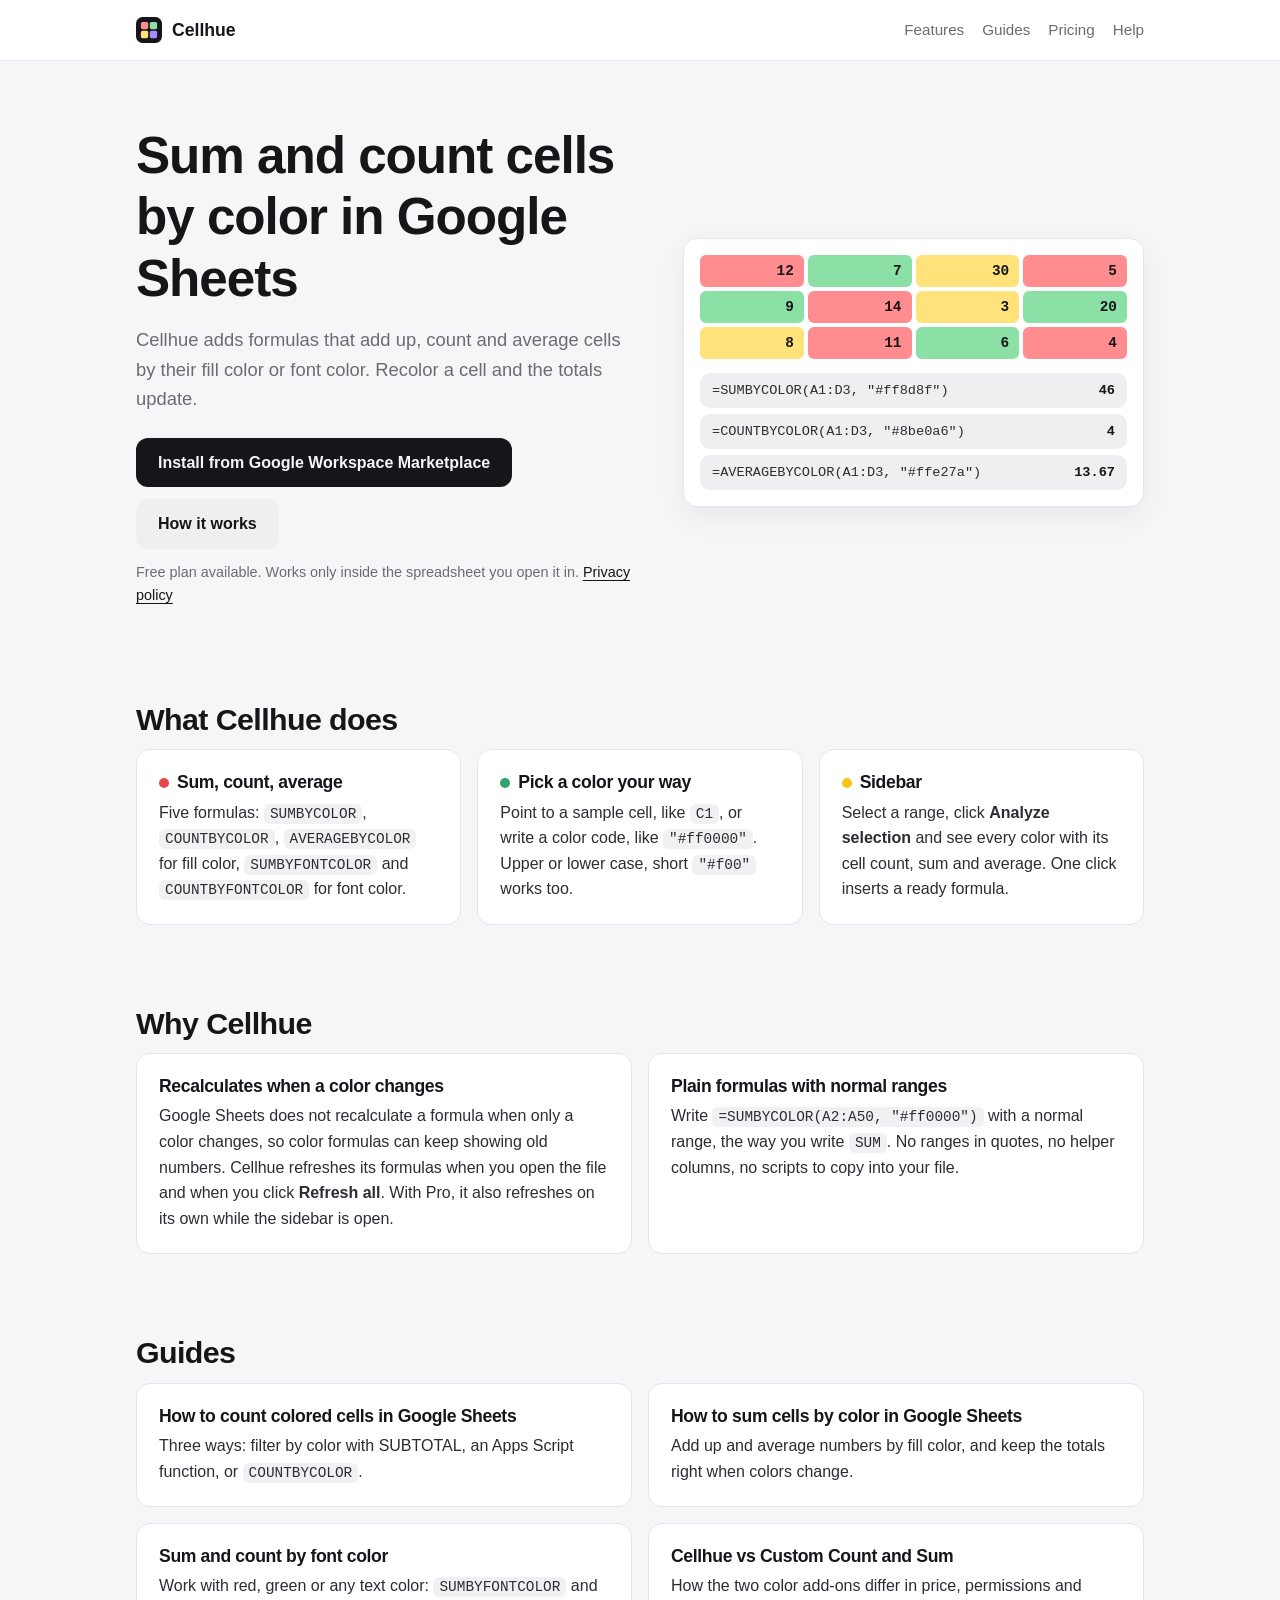
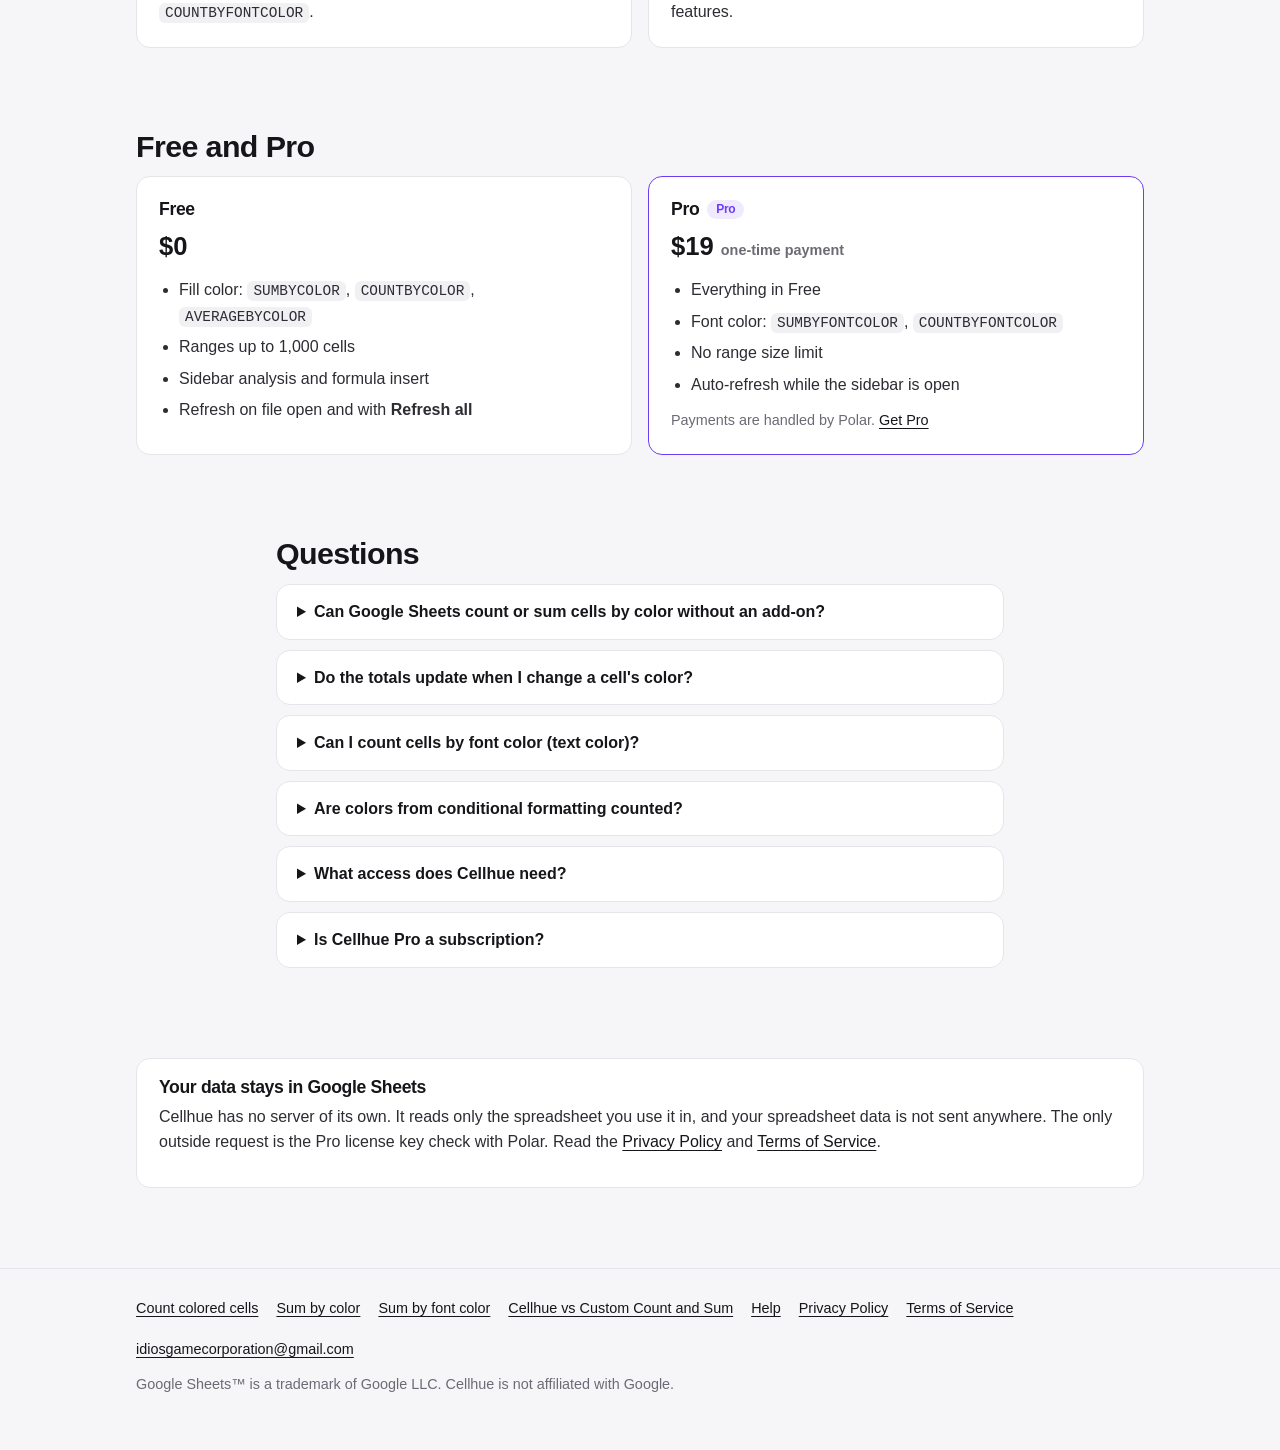
<file: index.html>
<!doctype html>
<html lang="en">
<head>
  <meta charset="utf-8">
  <meta name="viewport" content="width=device-width, initial-scale=1">
  <title>Sum and Count Cells by Color in Google Sheets | Cellhue</title>
  <meta name="description" content="Sum, count and average cells by fill color or font color in Google Sheets with formulas like SUMBYCOLOR and COUNTBYCOLOR. Updates when colors change. Free plan.">
  <link rel="canonical" href="https://cellhue.com/">
  <link rel="icon" href="/favicon.ico" sizes="48x48">
  <link rel="icon" href="/favicon.svg" type="image/svg+xml">
  <link rel="apple-touch-icon" href="/apple-touch-icon.png">
  <link rel="manifest" href="/site.webmanifest">
  <meta name="theme-color" content="#16161a">
  <meta property="og:type" content="website">
  <meta property="og:site_name" content="Cellhue">
  <meta property="og:title" content="Sum and count cells by color in Google Sheets">
  <meta property="og:description" content="SUMBYCOLOR, COUNTBYCOLOR and AVERAGEBYCOLOR formulas for fill and font color. Recalculates when a color changes. Free plan, $19 one-time Pro.">
  <meta property="og:url" content="https://cellhue.com/">
  <meta property="og:image" content="https://cellhue.com/og-image.png">
  <meta property="og:image:width" content="1200">
  <meta property="og:image:height" content="630">
  <meta property="og:image:alt" content="Cellhue: colored cells with SUMBYCOLOR and COUNTBYCOLOR results">
  <meta name="twitter:card" content="summary_large_image">
  <link rel="stylesheet" href="/style.css">
  <script type="application/ld+json">
  {
    "@context": "https://schema.org",
    "@graph": [
      {
        "@type": "Organization",
        "@id": "https://cellhue.com/#org",
        "name": "Cellhue",
        "url": "https://cellhue.com/",
        "logo": "https://cellhue.com/logo.png",
        "email": "idiosgamecorporation@gmail.com"
      },
      {
        "@type": "WebSite",
        "@id": "https://cellhue.com/#website",
        "name": "Cellhue",
        "url": "https://cellhue.com/",
        "publisher": { "@id": "https://cellhue.com/#org" }
      },
      {
        "@type": "SoftwareApplication",
        "name": "Cellhue",
        "url": "https://cellhue.com/",
        "image": "https://cellhue.com/og-image.png",
        "description": "Google Sheets add-on that sums, counts and averages cells by fill color or font color with formulas like SUMBYCOLOR and COUNTBYCOLOR, and recalculates them when colors change.",
        "applicationCategory": "BusinessApplication",
        "applicationSubCategory": "Google Sheets add-on",
        "operatingSystem": "Web",
        "publisher": { "@id": "https://cellhue.com/#org" },
        "offers": [
          { "@type": "Offer", "name": "Free", "price": "0", "priceCurrency": "USD" },
          { "@type": "Offer", "name": "Pro, one-time payment", "price": "19", "priceCurrency": "USD", "url": "https://buy.polar.sh/polar_cl_9DgsAWkH0CO9FL67mQCb24jk4iDOaRZ3e9LSx3De89t" }
        ]
      },
      {
        "@type": "FAQPage",
        "mainEntity": [
          {
            "@type": "Question",
            "name": "Can Google Sheets count or sum cells by color without an add-on?",
            "acceptedAnswer": { "@type": "Answer", "text": "There is no built-in COUNTBYCOLOR or SUMBYCOLOR function. You can filter a column by color and use SUBTOTAL, or write an Apps Script custom function. Both work, but the filter shows one color at a time and the script does not recalculate when a color changes. Cellhue adds ready formulas that do." }
          },
          {
            "@type": "Question",
            "name": "Do the totals update when I change a cell's color?",
            "acceptedAnswer": { "@type": "Answer", "text": "Google Sheets does not recalculate formulas when only a color changes. Cellhue refreshes its formulas when you open the file and when you click Refresh all. With Pro, it also refreshes on its own while the sidebar is open." }
          },
          {
            "@type": "Question",
            "name": "Can I count cells by font color (text color)?",
            "acceptedAnswer": { "@type": "Answer", "text": "Yes. SUMBYFONTCOLOR and COUNTBYFONTCOLOR work with the text color. They are part of Cellhue Pro." }
          },
          {
            "@type": "Question",
            "name": "Are colors from conditional formatting counted?",
            "acceptedAnswer": { "@type": "Answer", "text": "No. Cellhue reads the fill and font colors set on the cell. Colors shown by conditional formatting rules are not counted. For those cells, use COUNTIF or SUMIF with the same condition as the rule." }
          },
          {
            "@type": "Question",
            "name": "What access does Cellhue need?",
            "acceptedAnswer": { "@type": "Answer", "text": "Only the spreadsheet you open it in. It cannot see your other files, has no server of its own and does not send your spreadsheet data anywhere." }
          },
          {
            "@type": "Question",
            "name": "Is Cellhue Pro a subscription?",
            "acceptedAnswer": { "@type": "Answer", "text": "No. Pro is a one-time payment of $19. One license key works on up to 3 Google accounts." }
          }
        ]
      }
    ]
  }
  </script>
</head>
<body>

<header class="top">
  <div class="wrap">
    <a class="brand" href="/"><img src="/favicon.svg" alt="Cellhue logo" width="26" height="26">Cellhue</a>
    <nav class="nav" aria-label="Main">
      <a href="#features">Features</a>
      <a href="#guides">Guides</a>
      <a href="#pricing">Pricing</a>
      <a href="/help/">Help</a>
    </nav>
  </div>
</header>

<main>
  <section class="hero">
    <div class="wrap">
      <div>
        <h1>Sum and count cells by color in Google Sheets</h1>
        <p class="lead">Cellhue adds formulas that add up, count and average cells by their fill color or font color. Recolor a cell and the totals update.</p>
        <div class="actions">
          <a class="btn" href="https://workspace.google.com/marketplace/app/cellhue/165626933634" rel="noopener">Install from Google Workspace Marketplace</a>
          <a class="btn ghost" href="/help/">How it works</a>
        </div>
        <p class="fine">Free plan available. Works only inside the spreadsheet you open it in. <a href="/privacy/">Privacy policy</a></p>
      </div>

      <div class="demo" aria-label="Example: colored cells and Cellhue formulas">
        <div class="sheet">
          <span class="r">12</span><span class="g">7</span><span class="y">30</span><span class="r">5</span>
          <span class="g">9</span><span class="r">14</span><span class="y">3</span><span class="g">20</span>
          <span class="y">8</span><span class="r">11</span><span class="g">6</span><span class="r">4</span>
        </div>
        <div class="formula"><span>=SUMBYCOLOR(A1:D3, "#ff8d8f")</span><b>46</b></div>
        <div class="formula"><span>=COUNTBYCOLOR(A1:D3, "#8be0a6")</span><b>4</b></div>
        <div class="formula"><span>=AVERAGEBYCOLOR(A1:D3, "#ffe27a")</span><b>13.67</b></div>
      </div>
    </div>
  </section>

  <section id="features">
    <div class="wrap">
      <h2>What Cellhue does</h2>
      <div class="grid3">
        <div class="card">
          <h3><span class="dot" style="background:var(--red)"></span>Sum, count, average</h3>
          <p>Five formulas: <code>SUMBYCOLOR</code>, <code>COUNTBYCOLOR</code>, <code>AVERAGEBYCOLOR</code> for fill color, <code>SUMBYFONTCOLOR</code> and <code>COUNTBYFONTCOLOR</code> for font color.</p>
        </div>
        <div class="card">
          <h3><span class="dot" style="background:var(--green)"></span>Pick a color your way</h3>
          <p>Point to a sample cell, like <code>C1</code>, or write a color code, like <code>"#ff0000"</code>. Upper or lower case, short <code>"#f00"</code> works too.</p>
        </div>
        <div class="card">
          <h3><span class="dot" style="background:var(--yellow)"></span>Sidebar</h3>
          <p>Select a range, click <b>Analyze selection</b> and see every color with its cell count, sum and average. One click inserts a ready formula.</p>
        </div>
      </div>
    </div>
  </section>

  <section>
    <div class="wrap">
      <h2>Why Cellhue</h2>
      <div class="grid2">
        <div class="card">
          <h3>Recalculates when a color changes</h3>
          <p>Google Sheets does not recalculate a formula when only a color changes, so color formulas can keep showing old numbers. Cellhue refreshes its formulas when you open the file and when you click <b>Refresh all</b>. With Pro, it also refreshes on its own while the sidebar is open.</p>
        </div>
        <div class="card">
          <h3>Plain formulas with normal ranges</h3>
          <p>Write <code>=SUMBYCOLOR(A2:A50, "#ff0000")</code> with a normal range, the way you write <code>SUM</code>. No ranges in quotes, no helper columns, no scripts to copy into your file.</p>
        </div>
      </div>
    </div>
  </section>

  <section id="guides">
    <div class="wrap">
      <h2>Guides</h2>
      <div class="grid3 grid4">
        <a class="card link-card" href="/count-colored-cells-google-sheets/">
          <h3>How to count colored cells in Google Sheets</h3>
          <p>Three ways: filter by color with SUBTOTAL, an Apps Script function, or <code>COUNTBYCOLOR</code>.</p>
        </a>
        <a class="card link-card" href="/sum-by-color-google-sheets/">
          <h3>How to sum cells by color in Google Sheets</h3>
          <p>Add up and average numbers by fill color, and keep the totals right when colors change.</p>
        </a>
        <a class="card link-card" href="/sum-by-font-color-google-sheets/">
          <h3>Sum and count by font color</h3>
          <p>Work with red, green or any text color: <code>SUMBYFONTCOLOR</code> and <code>COUNTBYFONTCOLOR</code>.</p>
        </a>
        <a class="card link-card" href="/custom-count-and-sum-alternative/">
          <h3>Cellhue vs Custom Count and Sum</h3>
          <p>How the two color add-ons differ in price, permissions and features.</p>
        </a>
      </div>
    </div>
  </section>

  <section id="pricing">
    <div class="wrap">
      <h2>Free and Pro</h2>
      <div class="grid2">
        <div class="card plan">
          <h3>Free</h3>
          <p class="price">$0</p>
          <ul>
            <li>Fill color: <code>SUMBYCOLOR</code>, <code>COUNTBYCOLOR</code>, <code>AVERAGEBYCOLOR</code></li>
            <li>Ranges up to 1,000 cells</li>
            <li>Sidebar analysis and formula insert</li>
            <li>Refresh on file open and with <b>Refresh all</b></li>
          </ul>
        </div>
        <div class="card plan pro">
          <h3>Pro <span class="badge">Pro</span></h3>
          <p class="price">$19 <span class="fine">one-time payment</span></p>
          <ul>
            <li>Everything in Free</li>
            <li>Font color: <code>SUMBYFONTCOLOR</code>, <code>COUNTBYFONTCOLOR</code></li>
            <li>No range size limit</li>
            <li>Auto-refresh while the sidebar is open</li>
          </ul>
          <p class="fine" style="margin-top:12px">Payments are handled by Polar. <a href="https://buy.polar.sh/polar_cl_9DgsAWkH0CO9FL67mQCb24jk4iDOaRZ3e9LSx3De89t">Get Pro</a></p>
        </div>
      </div>
    </div>
  </section>

  <section id="faq">
    <div class="wrap narrow">
      <h2>Questions</h2>
      <details class="faq">
        <summary>Can Google Sheets count or sum cells by color without an add-on?</summary>
        <p>There is no built-in <code>COUNTBYCOLOR</code> or <code>SUMBYCOLOR</code> function. You can filter a column by color and use <code>SUBTOTAL</code>, or write an Apps Script custom function. Both work, but the filter shows one color at a time and the script does not recalculate when a color changes. Cellhue adds ready formulas that do. See <a href="/count-colored-cells-google-sheets/">all three ways, step by step</a>.</p>
      </details>
      <details class="faq">
        <summary>Do the totals update when I change a cell's color?</summary>
        <p>Google Sheets does not recalculate formulas when only a color changes. Cellhue refreshes its formulas when you open the file and when you click <b>Refresh all</b>. With Pro, it also refreshes on its own while the sidebar is open.</p>
      </details>
      <details class="faq">
        <summary>Can I count cells by font color (text color)?</summary>
        <p>Yes. <code>SUMBYFONTCOLOR</code> and <code>COUNTBYFONTCOLOR</code> work with the text color. They are part of Cellhue Pro. <a href="/sum-by-font-color-google-sheets/">Font color guide</a>.</p>
      </details>
      <details class="faq">
        <summary>Are colors from conditional formatting counted?</summary>
        <p>No. Cellhue reads the fill and font colors set on the cell. Colors shown by conditional formatting rules are not counted. For those cells, use <code>COUNTIF</code> or <code>SUMIF</code> with the same condition as the rule.</p>
      </details>
      <details class="faq">
        <summary>What access does Cellhue need?</summary>
        <p>Only the spreadsheet you open it in. It cannot see your other files, has no server of its own and does not send your spreadsheet data anywhere.</p>
      </details>
      <details class="faq">
        <summary>Is Cellhue Pro a subscription?</summary>
        <p>No. Pro is a one-time payment of $19. One license key works on up to 3 Google accounts.</p>
      </details>
    </div>
  </section>

  <section>
    <div class="wrap">
      <div class="policy">
        <h3>Your data stays in Google Sheets</h3>
        <p>Cellhue has no server of its own. It reads only the spreadsheet you use it in, and your spreadsheet data is not sent anywhere. The only outside request is the Pro license key check with Polar. Read the <a href="/privacy/">Privacy Policy</a> and <a href="/terms/">Terms of Service</a>.</p>
      </div>
    </div>
  </section>
</main>

<footer class="foot">
  <div class="wrap">
    <div class="links">
      <a href="/count-colored-cells-google-sheets/">Count colored cells</a>
      <a href="/sum-by-color-google-sheets/">Sum by color</a>
      <a href="/sum-by-font-color-google-sheets/">Sum by font color</a>
      <a href="/custom-count-and-sum-alternative/">Cellhue vs Custom Count and Sum</a>
      <a href="/help/">Help</a>
      <a href="/privacy/">Privacy Policy</a>
      <a href="/terms/">Terms of Service</a>
      <a href="mailto:idiosgamecorporation@gmail.com">idiosgamecorporation@gmail.com</a>
    </div>
    <p>Google Sheets™ is a trademark of Google LLC. Cellhue is not affiliated with Google.</p>
  </div>
</footer>

</body>
</html>
</file>
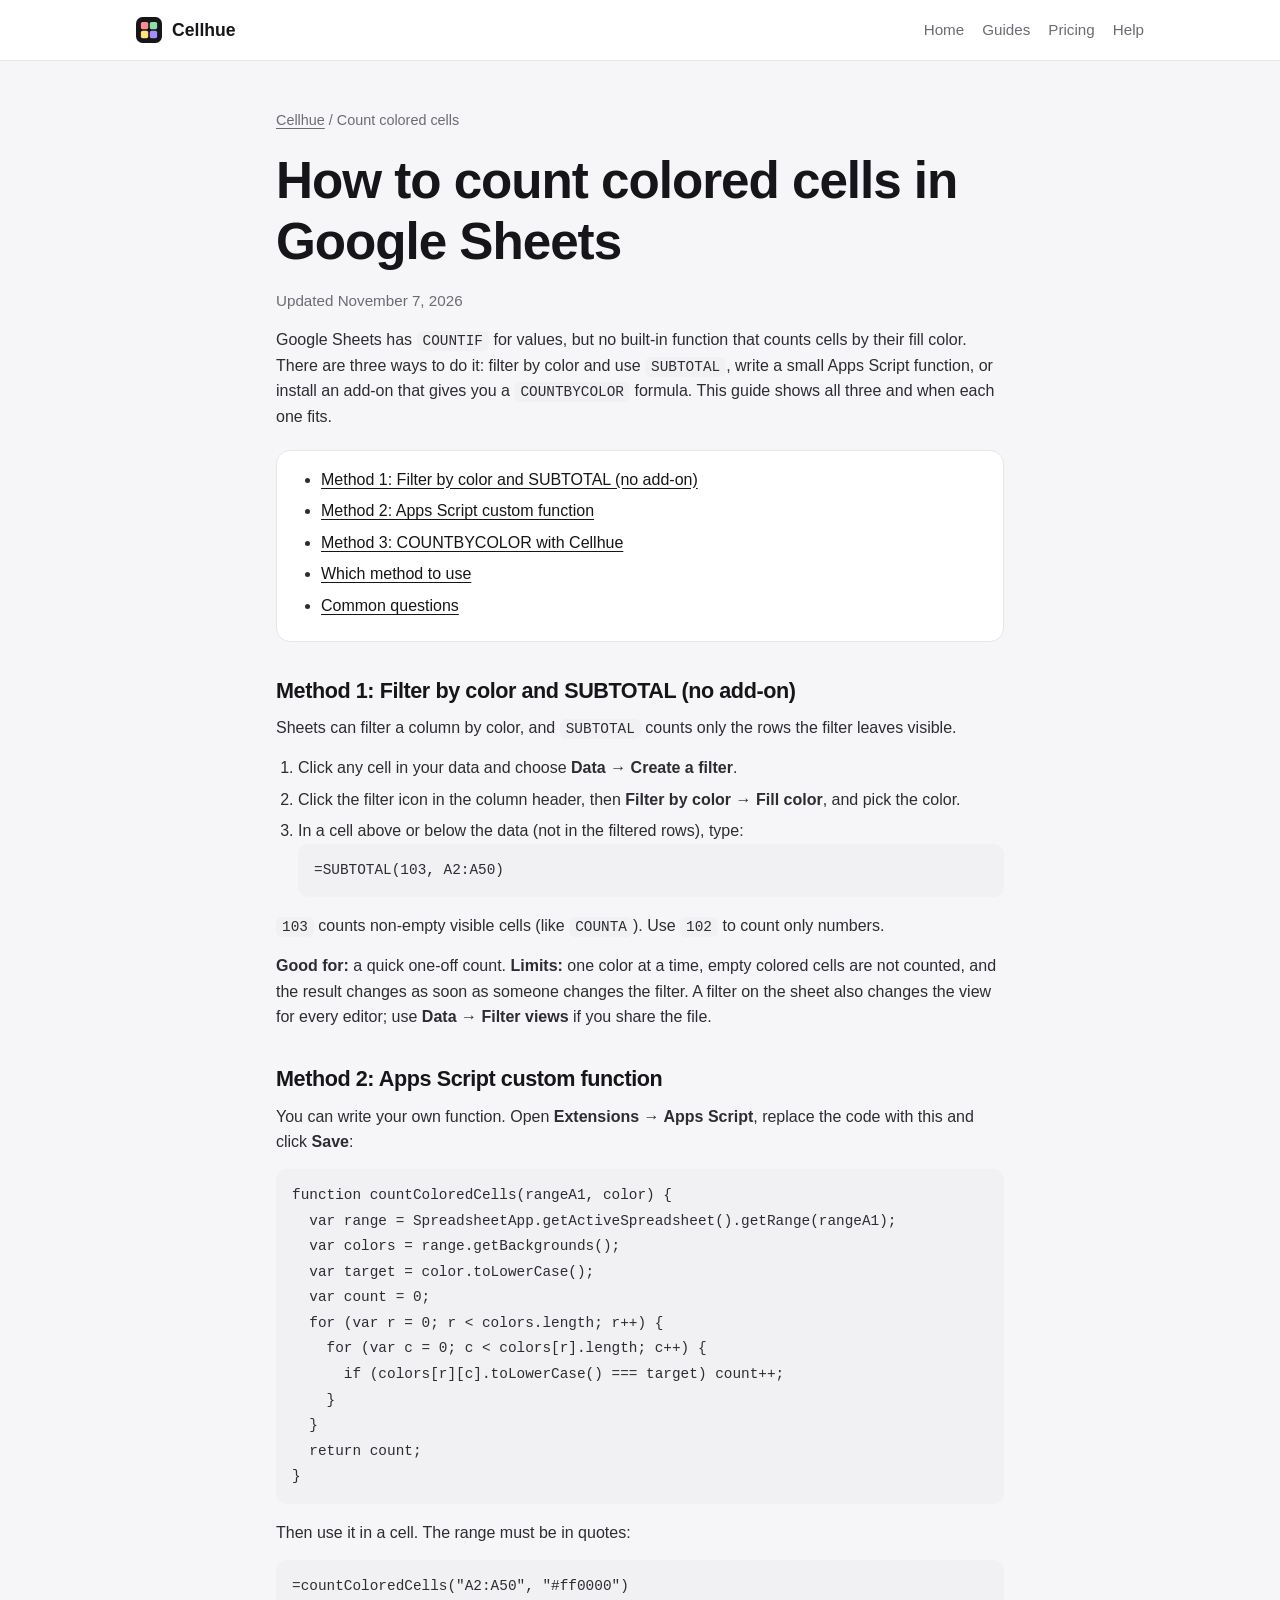
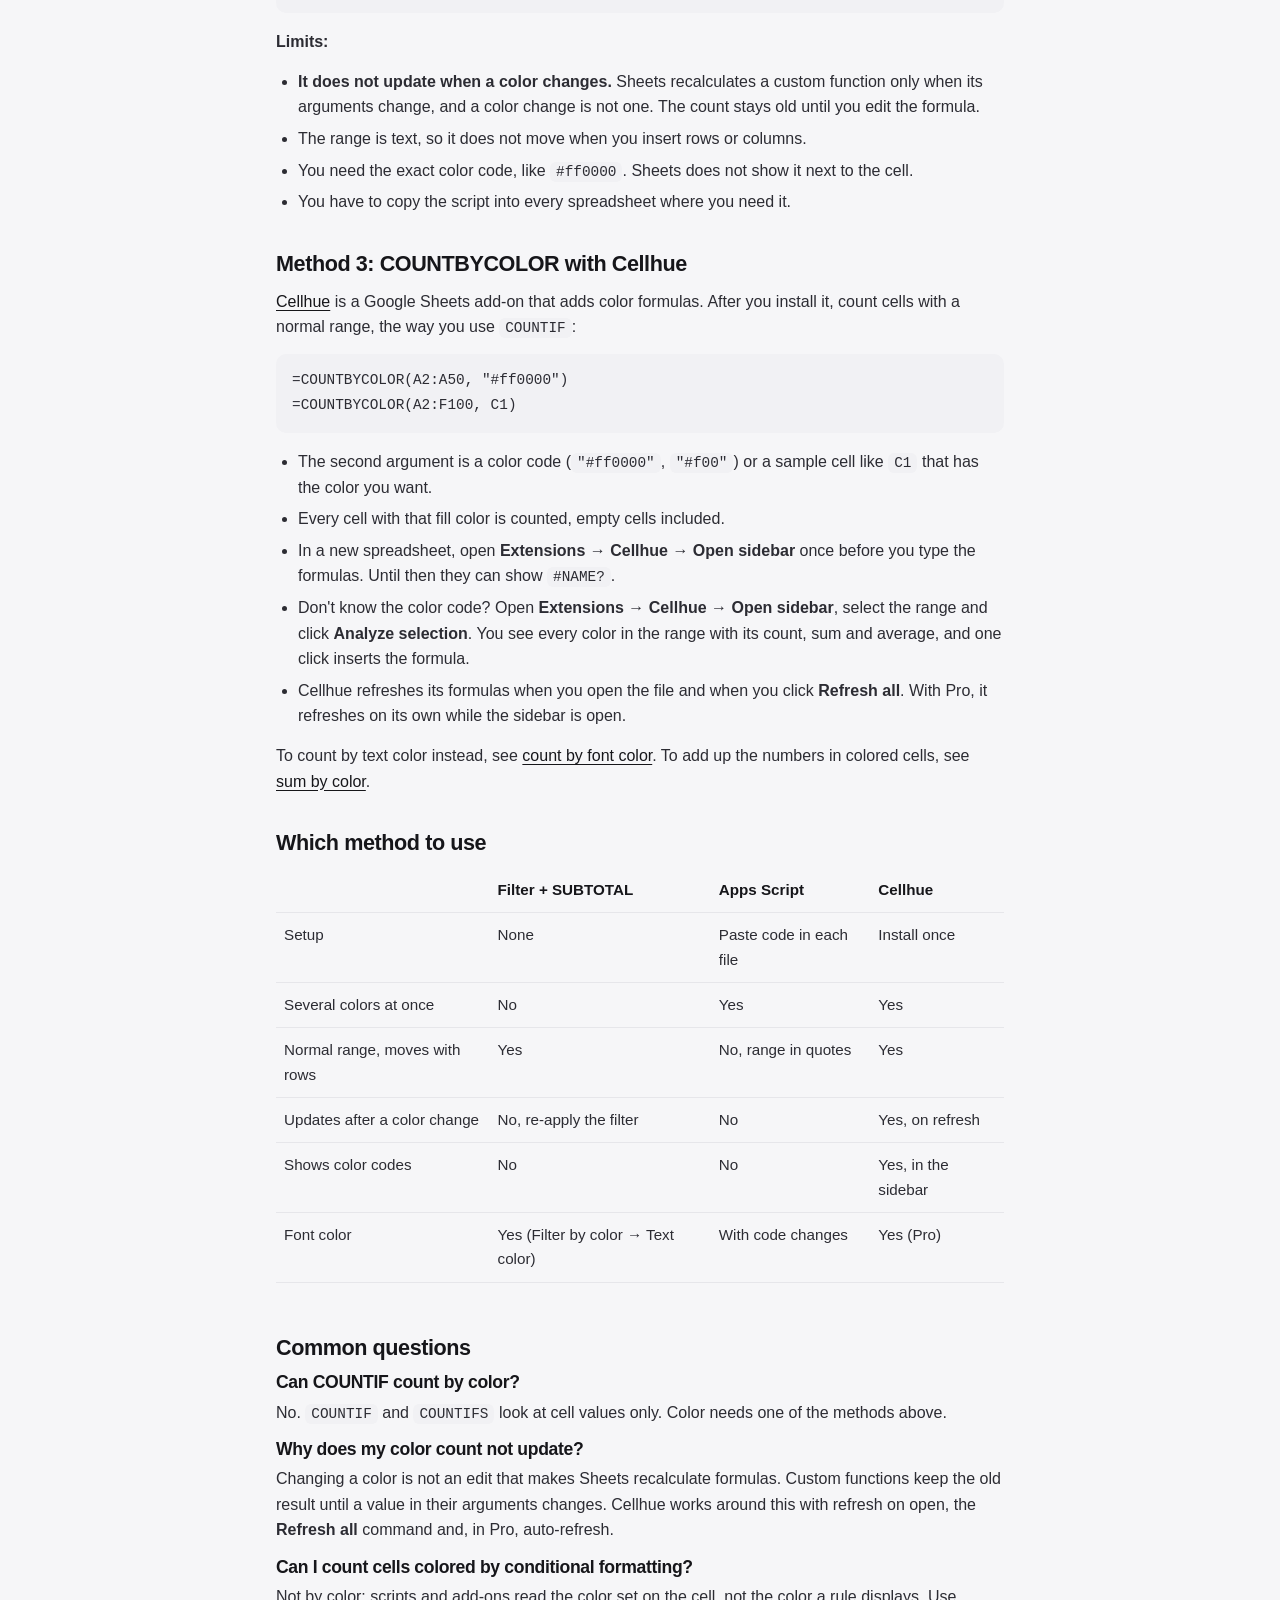
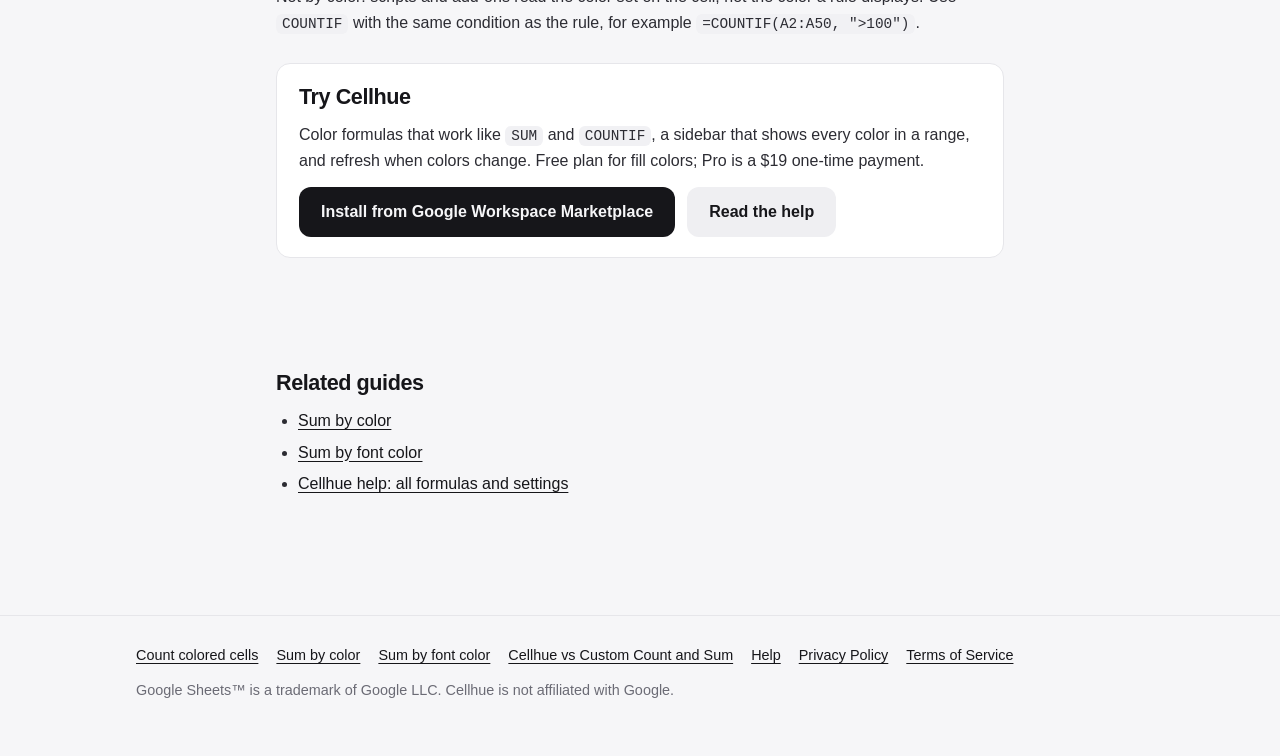
<file: count-colored-cells-google-sheets/index.html>
<!doctype html>
<html lang="en">
<head>
  <meta charset="utf-8">
  <meta name="viewport" content="width=device-width, initial-scale=1">
  <title>How to Count Colored Cells in Google Sheets (3 Ways) | Cellhue</title>
  <meta name="description" content="Count cells by fill color in Google Sheets: filter by color with SUBTOTAL, an Apps Script function, or a COUNTBYCOLOR formula that updates when colors change.">
  <link rel="canonical" href="https://cellhue.com/count-colored-cells-google-sheets/">
  <link rel="icon" href="/favicon.ico" sizes="48x48">
  <link rel="icon" href="/favicon.svg" type="image/svg+xml">
  <link rel="apple-touch-icon" href="/apple-touch-icon.png">
  <link rel="manifest" href="/site.webmanifest">
  <meta name="theme-color" content="#16161a">
  <meta property="og:type" content="article">
  <meta property="og:site_name" content="Cellhue">
  <meta property="og:title" content="How to count colored cells in Google Sheets">
  <meta property="og:description" content="Count cells by fill color in Google Sheets: filter by color with SUBTOTAL, an Apps Script function, or a COUNTBYCOLOR formula that updates when colors change.">
  <meta property="og:url" content="https://cellhue.com/count-colored-cells-google-sheets/">
  <meta property="og:image" content="https://cellhue.com/og-image.png">
  <meta property="og:image:width" content="1200">
  <meta property="og:image:height" content="630">
  <meta name="twitter:card" content="summary_large_image">
  <link rel="stylesheet" href="/style.css">
  <script type="application/ld+json">
{
  "@context": "https://schema.org",
  "@graph": [
    {
      "@type": "TechArticle",
      "headline": "How to count colored cells in Google Sheets",
      "description": "Count cells by fill color in Google Sheets: filter by color with SUBTOTAL, an Apps Script function, or a COUNTBYCOLOR formula that updates when colors change.",
      "url": "https://cellhue.com/count-colored-cells-google-sheets/",
      "image": "https://cellhue.com/og-image.png",
      "datePublished": "2026-11-07",
      "dateModified": "2026-11-07",
      "author": {
        "@type": "Organization",
        "name": "Cellhue",
        "url": "https://cellhue.com/"
      },
      "publisher": {
        "@type": "Organization",
        "name": "Cellhue",
        "logo": {
          "@type": "ImageObject",
          "url": "https://cellhue.com/logo.png"
        }
      },
      "mainEntityOfPage": "https://cellhue.com/count-colored-cells-google-sheets/"
    },
    {
      "@type": "BreadcrumbList",
      "itemListElement": [
        {
          "@type": "ListItem",
          "position": 1,
          "name": "Cellhue",
          "item": "https://cellhue.com/"
        },
        {
          "@type": "ListItem",
          "position": 2,
          "name": "Count colored cells",
          "item": "https://cellhue.com/count-colored-cells-google-sheets/"
        }
      ]
    }
  ]
}
  </script>
</head>
<body>

<header class="top">
  <div class="wrap">
    <a class="brand" href="/"><img src="/favicon.svg" alt="Cellhue logo" width="26" height="26">Cellhue</a>
    <nav class="nav" aria-label="Main">
      <a href="/">Home</a>
      <a href="/#guides">Guides</a>
      <a href="/#pricing">Pricing</a>
      <a href="/help/">Help</a>
    </nav>
  </div>
</header>

<main class="doc">
  <article class="wrap narrow">
    <nav class="crumbs" aria-label="Breadcrumb"><a href="/">Cellhue</a> / Count colored cells</nav>
    <h1>How to count colored cells in Google Sheets</h1>
    <p class="updated">Updated November 7, 2026</p>

    <p>Google Sheets has <code>COUNTIF</code> for values, but no built-in function that counts cells by their fill color. There are three ways to do it: filter by color and use <code>SUBTOTAL</code>, write a small Apps Script function, or install an add-on that gives you a <code>COUNTBYCOLOR</code> formula. This guide shows all three and when each one fits.</p>

    <nav class="toc" aria-label="On this page">
      <ul>
        <li><a href="#filter">Method 1: Filter by color and SUBTOTAL (no add-on)</a></li>
        <li><a href="#script">Method 2: Apps Script custom function</a></li>
        <li><a href="#cellhue">Method 3: COUNTBYCOLOR with Cellhue</a></li>
        <li><a href="#compare">Which method to use</a></li>
        <li><a href="#faq">Common questions</a></li>
      </ul>
    </nav>

    <h2 id="filter">Method 1: Filter by color and SUBTOTAL (no add-on)</h2>
    <p>Sheets can filter a column by color, and <code>SUBTOTAL</code> counts only the rows the filter leaves visible.</p>
    <ol>
      <li>Click any cell in your data and choose <b>Data → Create a filter</b>.</li>
      <li>Click the filter icon in the column header, then <b>Filter by color → Fill color</b>, and pick the color.</li>
      <li>In a cell above or below the data (not in the filtered rows), type:
<pre><code>=SUBTOTAL(103, A2:A50)</code></pre>
      </li>
    </ol>
    <p><code>103</code> counts non-empty visible cells (like <code>COUNTA</code>). Use <code>102</code> to count only numbers.</p>
    <p><b>Good for:</b> a quick one-off count. <b>Limits:</b> one color at a time, empty colored cells are not counted, and the result changes as soon as someone changes the filter. A filter on the sheet also changes the view for every editor; use <b>Data → Filter views</b> if you share the file.</p>

    <h2 id="script">Method 2: Apps Script custom function</h2>
    <p>You can write your own function. Open <b>Extensions → Apps Script</b>, replace the code with this and click <b>Save</b>:</p>
<pre><code>function countColoredCells(rangeA1, color) {
  var range = SpreadsheetApp.getActiveSpreadsheet().getRange(rangeA1);
  var colors = range.getBackgrounds();
  var target = color.toLowerCase();
  var count = 0;
  for (var r = 0; r &lt; colors.length; r++) {
    for (var c = 0; c &lt; colors[r].length; c++) {
      if (colors[r][c].toLowerCase() === target) count++;
    }
  }
  return count;
}</code></pre>
    <p>Then use it in a cell. The range must be in quotes:</p>
<pre><code>=countColoredCells("A2:A50", "#ff0000")</code></pre>
    <p><b>Limits:</b></p>
    <ul>
      <li><b>It does not update when a color changes.</b> Sheets recalculates a custom function only when its arguments change, and a color change is not one. The count stays old until you edit the formula.</li>
      <li>The range is text, so it does not move when you insert rows or columns.</li>
      <li>You need the exact color code, like <code>#ff0000</code>. Sheets does not show it next to the cell.</li>
      <li>You have to copy the script into every spreadsheet where you need it.</li>
    </ul>

    <h2 id="cellhue">Method 3: COUNTBYCOLOR with Cellhue</h2>
    <p><a href="/">Cellhue</a> is a Google Sheets add-on that adds color formulas. After you install it, count cells with a normal range, the way you use <code>COUNTIF</code>:</p>
<pre><code>=COUNTBYCOLOR(A2:A50, "#ff0000")
=COUNTBYCOLOR(A2:F100, C1)</code></pre>
    <ul>
      <li>The second argument is a color code (<code>"#ff0000"</code>, <code>"#f00"</code>) or a sample cell like <code>C1</code> that has the color you want.</li>
      <li>Every cell with that fill color is counted, empty cells included.</li>
      <li>In a new spreadsheet, open <b>Extensions → Cellhue → Open sidebar</b> once before you type the formulas. Until then they can show <code>#NAME?</code>.</li>
      <li>Don't know the color code? Open <b>Extensions → Cellhue → Open sidebar</b>, select the range and click <b>Analyze selection</b>. You see every color in the range with its count, sum and average, and one click inserts the formula.</li>
      <li>Cellhue refreshes its formulas when you open the file and when you click <b>Refresh all</b>. With Pro, it refreshes on its own while the sidebar is open.</li>
    </ul>
    <p>To count by text color instead, see <a href="/sum-by-font-color-google-sheets/">count by font color</a>. To add up the numbers in colored cells, see <a href="/sum-by-color-google-sheets/">sum by color</a>.</p>

    <h2 id="compare">Which method to use</h2>
    <div class="table-wrap">
      <table>
        <thead><tr><th></th><th>Filter + SUBTOTAL</th><th>Apps Script</th><th>Cellhue</th></tr></thead>
        <tbody>
          <tr><td>Setup</td><td>None</td><td>Paste code in each file</td><td>Install once</td></tr>
          <tr><td>Several colors at once</td><td>No</td><td>Yes</td><td>Yes</td></tr>
          <tr><td>Normal range, moves with rows</td><td>Yes</td><td>No, range in quotes</td><td>Yes</td></tr>
          <tr><td>Updates after a color change</td><td>No, re-apply the filter</td><td>No</td><td>Yes, on refresh</td></tr>
          <tr><td>Shows color codes</td><td>No</td><td>No</td><td>Yes, in the sidebar</td></tr>
          <tr><td>Font color</td><td>Yes (Filter by color → Text color)</td><td>With code changes</td><td>Yes (Pro)</td></tr>
        </tbody>
      </table>
    </div>

    <h2 id="faq">Common questions</h2>
    <h3>Can COUNTIF count by color?</h3>
    <p>No. <code>COUNTIF</code> and <code>COUNTIFS</code> look at cell values only. Color needs one of the methods above.</p>
    <h3>Why does my color count not update?</h3>
    <p>Changing a color is not an edit that makes Sheets recalculate formulas. Custom functions keep the old result until a value in their arguments changes. Cellhue works around this with refresh on open, the <b>Refresh all</b> command and, in Pro, auto-refresh.</p>
    <h3>Can I count cells colored by conditional formatting?</h3>
    <p>Not by color: scripts and add-ons read the color set on the cell, not the color a rule displays. Use <code>COUNTIF</code> with the same condition as the rule, for example <code>=COUNTIF(A2:A50, "&gt;100")</code>.</p>

    <div class="cta">
      <h2>Try Cellhue</h2>
      <p>Color formulas that work like <code>SUM</code> and <code>COUNTIF</code>, a sidebar that shows every color in a range, and refresh when colors change. Free plan for fill colors; Pro is a $19 one-time payment.</p>
      <div class="actions">
        <a class="btn" href="https://workspace.google.com/marketplace/app/cellhue/165626933634" rel="noopener">Install from Google Workspace Marketplace</a>
        <a class="btn ghost" href="/help/">Read the help</a>
      </div>
    </div>

    <section class="related" aria-label="Related guides">
      <h2>Related guides</h2>
      <ul>
        <li><a href="/sum-by-color-google-sheets/">Sum by color</a></li>
        <li><a href="/sum-by-font-color-google-sheets/">Sum by font color</a></li>
        <li><a href="/help/">Cellhue help: all formulas and settings</a></li>
      </ul>
    </section>
  </article>
</main>

<footer class="foot">
  <div class="wrap">
    <div class="links">
      <a href="/count-colored-cells-google-sheets/">Count colored cells</a>
      <a href="/sum-by-color-google-sheets/">Sum by color</a>
      <a href="/sum-by-font-color-google-sheets/">Sum by font color</a>
      <a href="/custom-count-and-sum-alternative/">Cellhue vs Custom Count and Sum</a>
      <a href="/help/">Help</a>
      <a href="/privacy/">Privacy Policy</a>
      <a href="/terms/">Terms of Service</a>
    </div>
    <p>Google Sheets™ is a trademark of Google LLC. Cellhue is not affiliated with Google.</p>
  </div>
</footer>

</body>
</html>
</file>
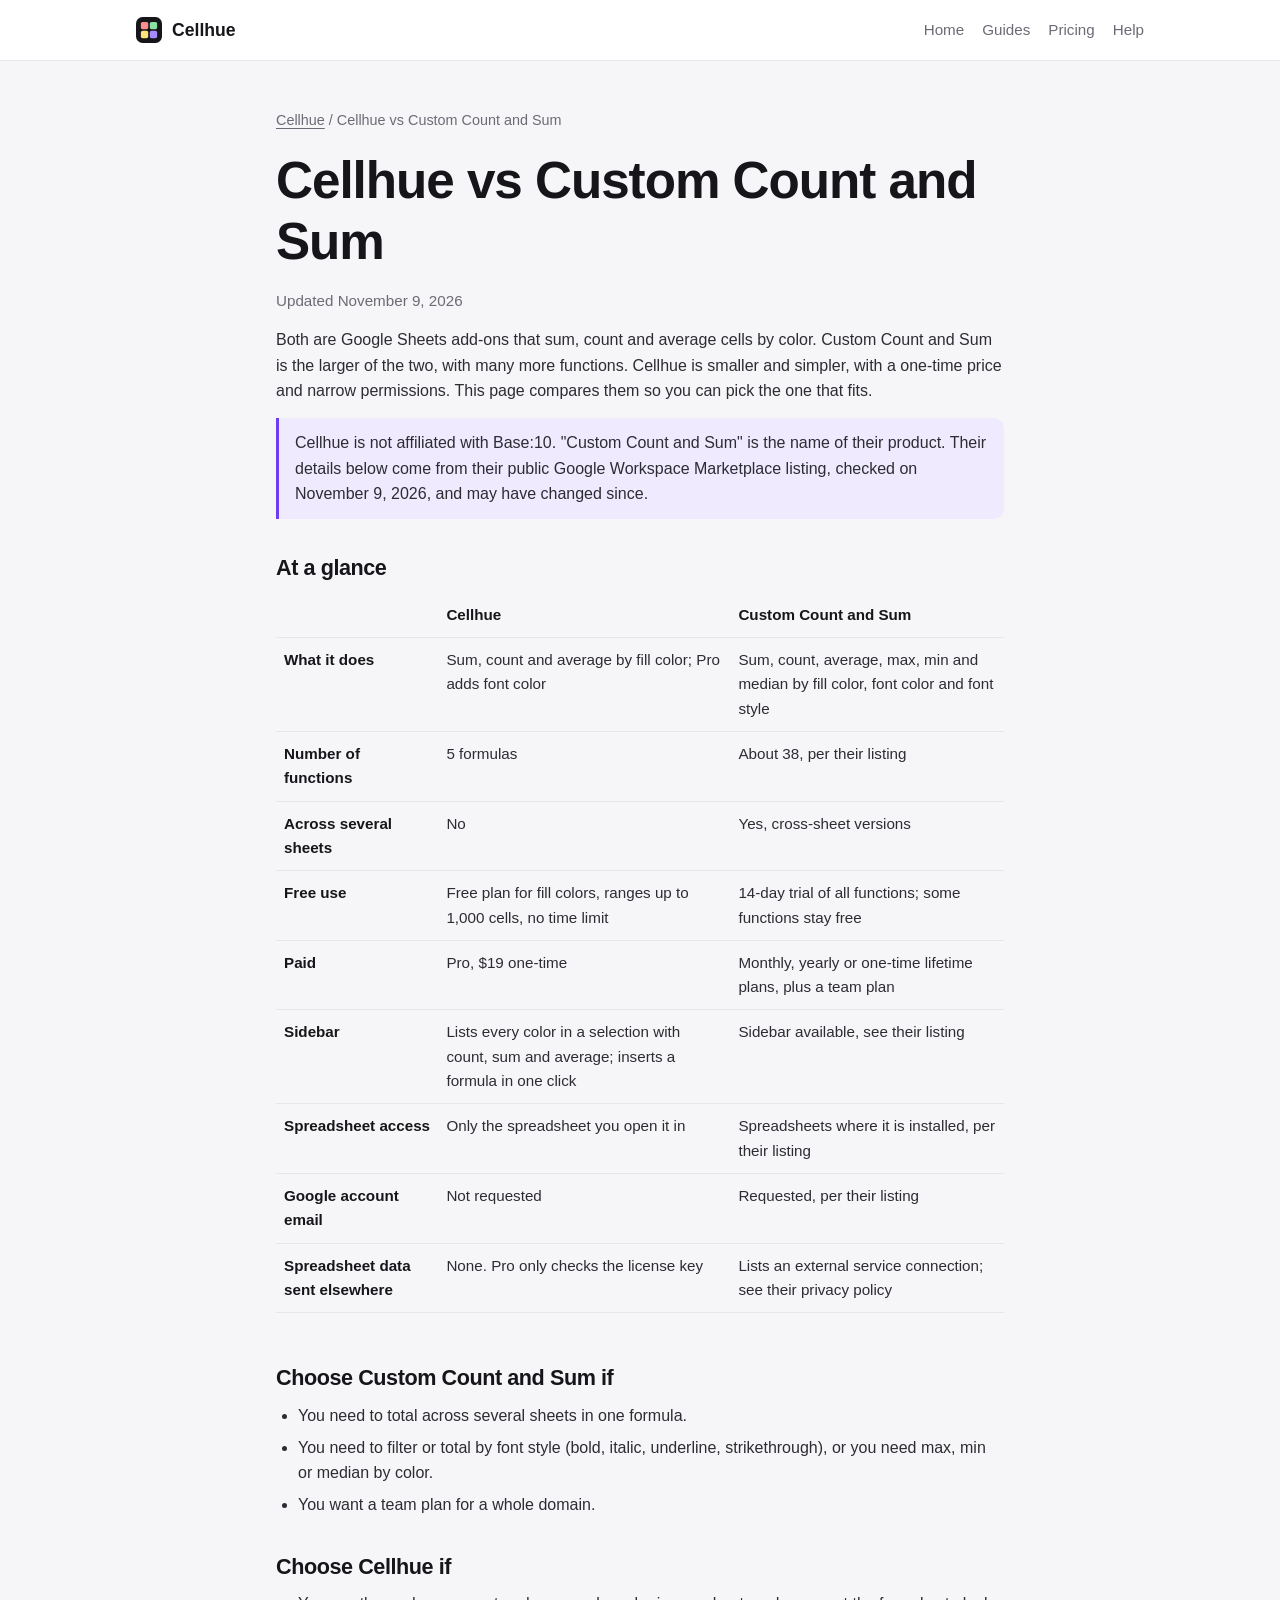
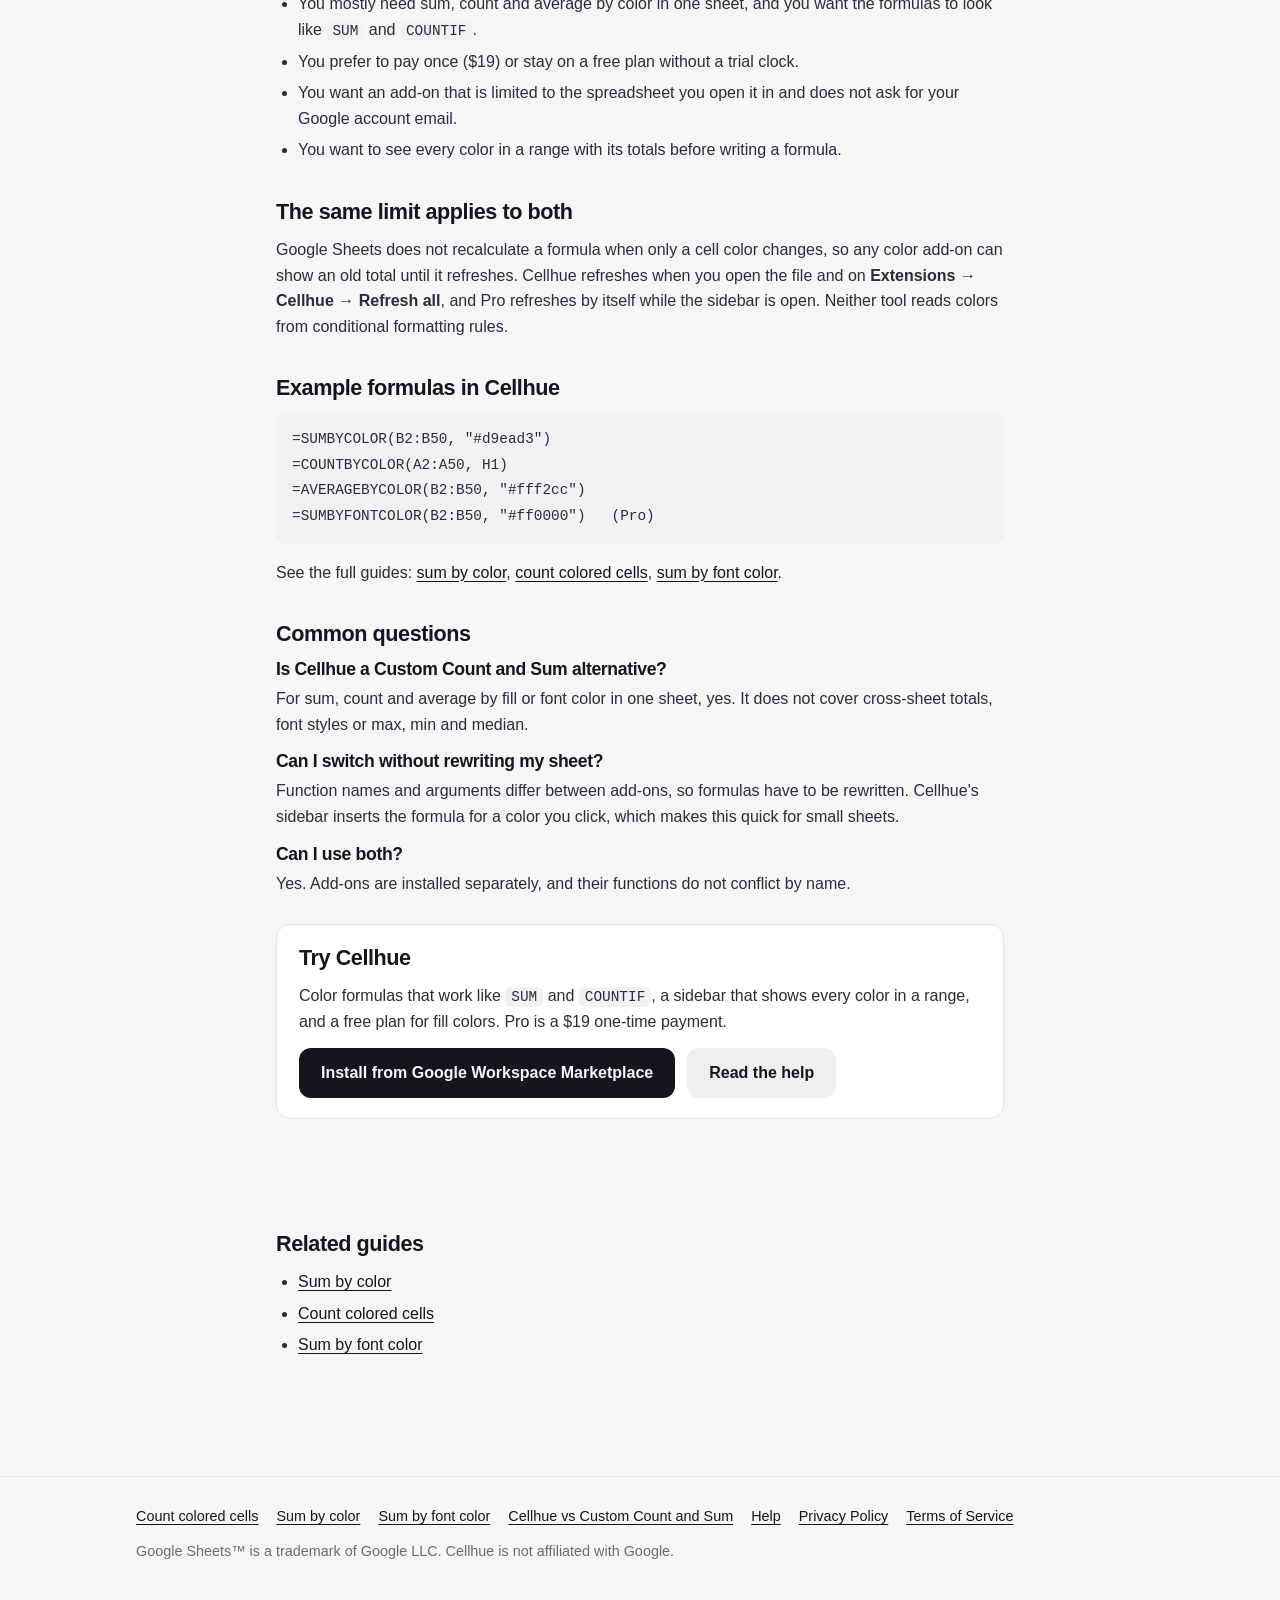
<file: custom-count-and-sum-alternative/index.html>
<!doctype html>
<html lang="en">
<head>
  <meta charset="utf-8">
  <meta name="viewport" content="width=device-width, initial-scale=1">
  <title>Cellhue vs Custom Count and Sum (Alternative) | Cellhue</title>
  <meta name="description" content="Looking for a Custom Count and Sum alternative? Compare Cellhue and Custom Count and Sum on price model, permissions, features and setup.">
  <link rel="canonical" href="https://cellhue.com/custom-count-and-sum-alternative/">
  <link rel="icon" href="/favicon.ico" sizes="48x48">
  <link rel="icon" href="/favicon.svg" type="image/svg+xml">
  <link rel="apple-touch-icon" href="/apple-touch-icon.png">
  <link rel="manifest" href="/site.webmanifest">
  <meta name="theme-color" content="#16161a">
  <meta property="og:type" content="article">
  <meta property="og:site_name" content="Cellhue">
  <meta property="og:title" content="Cellhue vs Custom Count and Sum">
  <meta property="og:description" content="Looking for a Custom Count and Sum alternative? Compare Cellhue and Custom Count and Sum on price model, permissions, features and setup.">
  <meta property="og:url" content="https://cellhue.com/custom-count-and-sum-alternative/">
  <meta property="og:image" content="https://cellhue.com/og-image.png">
  <meta property="og:image:width" content="1200">
  <meta property="og:image:height" content="630">
  <meta name="twitter:card" content="summary_large_image">
  <link rel="stylesheet" href="/style.css">
  <script type="application/ld+json">
{
  "@context": "https://schema.org",
  "@graph": [
    {
      "@type": "TechArticle",
      "headline": "Cellhue vs Custom Count and Sum",
      "description": "Looking for a Custom Count and Sum alternative? Compare Cellhue and Custom Count and Sum on price model, permissions, features and setup.",
      "url": "https://cellhue.com/custom-count-and-sum-alternative/",
      "image": "https://cellhue.com/og-image.png",
      "datePublished": "2026-11-09",
      "dateModified": "2026-11-09",
      "author": {
        "@type": "Organization",
        "name": "Cellhue",
        "url": "https://cellhue.com/"
      },
      "publisher": {
        "@type": "Organization",
        "name": "Cellhue",
        "logo": {
          "@type": "ImageObject",
          "url": "https://cellhue.com/logo.png"
        }
      },
      "mainEntityOfPage": "https://cellhue.com/custom-count-and-sum-alternative/"
    },
    {
      "@type": "BreadcrumbList",
      "itemListElement": [
        {
          "@type": "ListItem",
          "position": 1,
          "name": "Cellhue",
          "item": "https://cellhue.com/"
        },
        {
          "@type": "ListItem",
          "position": 2,
          "name": "Cellhue vs Custom Count and Sum",
          "item": "https://cellhue.com/custom-count-and-sum-alternative/"
        }
      ]
    }
  ]
}
  </script>
</head>
<body>

<header class="top">
  <div class="wrap">
    <a class="brand" href="/"><img src="/favicon.svg" alt="Cellhue logo" width="26" height="26">Cellhue</a>
    <nav class="nav" aria-label="Main">
      <a href="/">Home</a>
      <a href="/#guides">Guides</a>
      <a href="/#pricing">Pricing</a>
      <a href="/help/">Help</a>
    </nav>
  </div>
</header>

<main class="doc">
  <article class="wrap narrow">
    <nav class="crumbs" aria-label="Breadcrumb"><a href="/">Cellhue</a> / Cellhue vs Custom Count and Sum</nav>
    <h1>Cellhue vs Custom Count and Sum</h1>
    <p class="updated">Updated November 9, 2026</p>

    <p>Both are Google Sheets add-ons that sum, count and average cells by color. Custom Count and Sum is the larger of the two, with many more functions. Cellhue is smaller and simpler, with a one-time price and narrow permissions. This page compares them so you can pick the one that fits.</p>
    <p class="note">Cellhue is not affiliated with Base:10. "Custom Count and Sum" is the name of their product. Their details below come from their public Google Workspace Marketplace listing, checked on November 9, 2026, and may have changed since.</p>

    <h2>At a glance</h2>
    <div class="table-wrap">
    <table>
      <thead><tr><th></th><th>Cellhue</th><th>Custom Count and Sum</th></tr></thead>
      <tbody>
        <tr><th scope="row">What it does</th><td>Sum, count and average by fill color; Pro adds font color</td><td>Sum, count, average, max, min and median by fill color, font color and font style</td></tr>
        <tr><th scope="row">Number of functions</th><td>5 formulas</td><td>About 38, per their listing</td></tr>
        <tr><th scope="row">Across several sheets</th><td>No</td><td>Yes, cross-sheet versions</td></tr>
        <tr><th scope="row">Free use</th><td>Free plan for fill colors, ranges up to 1,000 cells, no time limit</td><td>14-day trial of all functions; some functions stay free</td></tr>
        <tr><th scope="row">Paid</th><td>Pro, $19 one-time</td><td>Monthly, yearly or one-time lifetime plans, plus a team plan</td></tr>
        <tr><th scope="row">Sidebar</th><td>Lists every color in a selection with count, sum and average; inserts a formula in one click</td><td>Sidebar available, see their listing</td></tr>
        <tr><th scope="row">Spreadsheet access</th><td>Only the spreadsheet you open it in</td><td>Spreadsheets where it is installed, per their listing</td></tr>
        <tr><th scope="row">Google account email</th><td>Not requested</td><td>Requested, per their listing</td></tr>
        <tr><th scope="row">Spreadsheet data sent elsewhere</th><td>None. Pro only checks the license key</td><td>Lists an external service connection; see their privacy policy</td></tr>
      </tbody>
    </table>
    </div>

    <h2>Choose Custom Count and Sum if</h2>
    <ul>
      <li>You need to total across several sheets in one formula.</li>
      <li>You need to filter or total by font style (bold, italic, underline, strikethrough), or you need max, min or median by color.</li>
      <li>You want a team plan for a whole domain.</li>
    </ul>

    <h2>Choose Cellhue if</h2>
    <ul>
      <li>You mostly need sum, count and average by color in one sheet, and you want the formulas to look like <code>SUM</code> and <code>COUNTIF</code>.</li>
      <li>You prefer to pay once ($19) or stay on a free plan without a trial clock.</li>
      <li>You want an add-on that is limited to the spreadsheet you open it in and does not ask for your Google account email.</li>
      <li>You want to see every color in a range with its totals before writing a formula.</li>
    </ul>

    <h2>The same limit applies to both</h2>
    <p>Google Sheets does not recalculate a formula when only a cell color changes, so any color add-on can show an old total until it refreshes. Cellhue refreshes when you open the file and on <b>Extensions → Cellhue → Refresh all</b>, and Pro refreshes by itself while the sidebar is open. Neither tool reads colors from conditional formatting rules.</p>

    <h2>Example formulas in Cellhue</h2>
<pre><code>=SUMBYCOLOR(B2:B50, "#d9ead3")
=COUNTBYCOLOR(A2:A50, H1)
=AVERAGEBYCOLOR(B2:B50, "#fff2cc")
=SUMBYFONTCOLOR(B2:B50, "#ff0000")   (Pro)</code></pre>
    <p>See the full guides: <a href="/sum-by-color-google-sheets/">sum by color</a>, <a href="/count-colored-cells-google-sheets/">count colored cells</a>, <a href="/sum-by-font-color-google-sheets/">sum by font color</a>.</p>

    <h2 id="faq">Common questions</h2>
    <h3>Is Cellhue a Custom Count and Sum alternative?</h3>
    <p>For sum, count and average by fill or font color in one sheet, yes. It does not cover cross-sheet totals, font styles or max, min and median.</p>
    <h3>Can I switch without rewriting my sheet?</h3>
    <p>Function names and arguments differ between add-ons, so formulas have to be rewritten. Cellhue's sidebar inserts the formula for a color you click, which makes this quick for small sheets.</p>
    <h3>Can I use both?</h3>
    <p>Yes. Add-ons are installed separately, and their functions do not conflict by name.</p>

    <div class="cta">
      <h2>Try Cellhue</h2>
      <p>Color formulas that work like <code>SUM</code> and <code>COUNTIF</code>, a sidebar that shows every color in a range, and a free plan for fill colors. Pro is a $19 one-time payment.</p>
      <div class="actions">
        <a class="btn" href="https://workspace.google.com/marketplace/app/cellhue/165626933634" rel="noopener">Install from Google Workspace Marketplace</a>
        <a class="btn ghost" href="/help/">Read the help</a>
      </div>
    </div>

    <section class="related" aria-label="Related guides">
      <h2>Related guides</h2>
      <ul>
        <li><a href="/sum-by-color-google-sheets/">Sum by color</a></li>
        <li><a href="/count-colored-cells-google-sheets/">Count colored cells</a></li>
        <li><a href="/sum-by-font-color-google-sheets/">Sum by font color</a></li>
      </ul>
    </section>
  </article>
</main>

<footer class="foot">
  <div class="wrap">
    <div class="links">
      <a href="/count-colored-cells-google-sheets/">Count colored cells</a>
      <a href="/sum-by-color-google-sheets/">Sum by color</a>
      <a href="/sum-by-font-color-google-sheets/">Sum by font color</a>
      <a href="/custom-count-and-sum-alternative/">Cellhue vs Custom Count and Sum</a>
      <a href="/help/">Help</a>
      <a href="/privacy/">Privacy Policy</a>
      <a href="/terms/">Terms of Service</a>
    </div>
    <p>Google Sheets™ is a trademark of Google LLC. Cellhue is not affiliated with Google.</p>
  </div>
</footer>

</body>
</html>
</file>
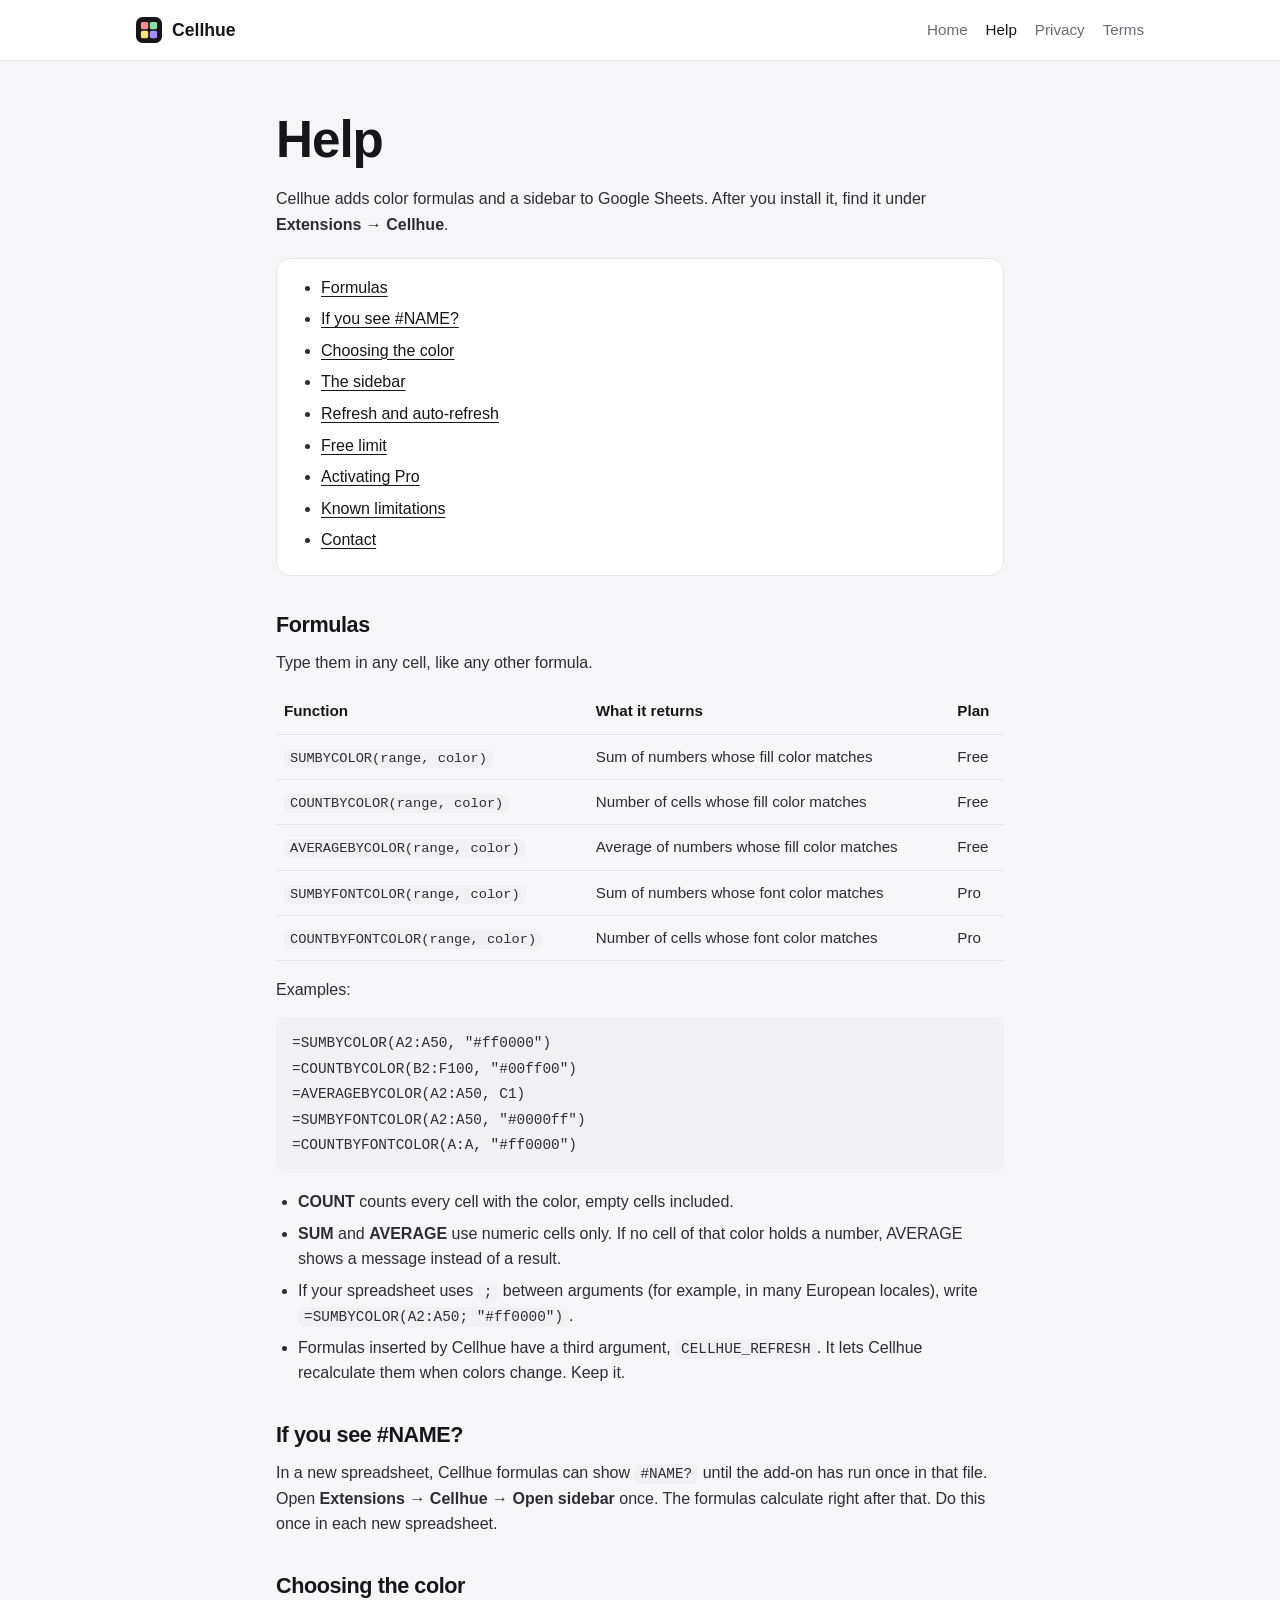
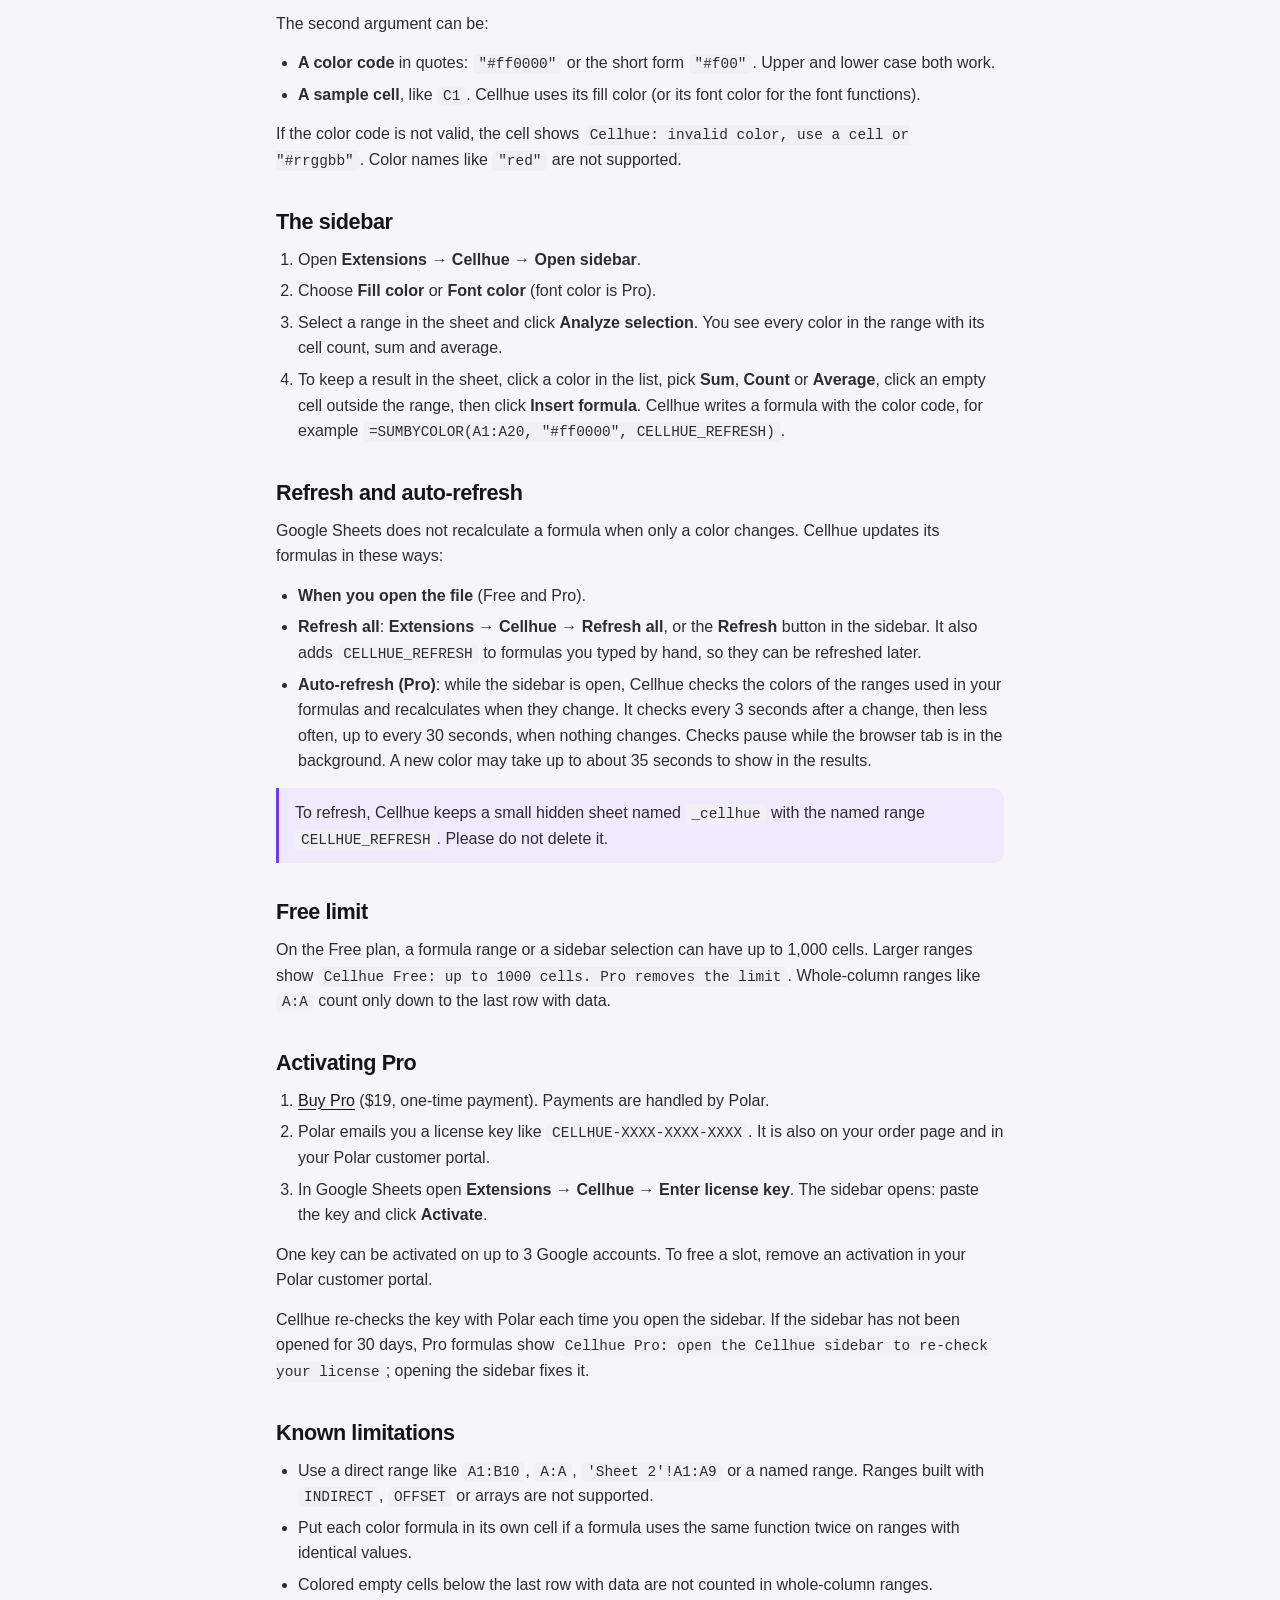
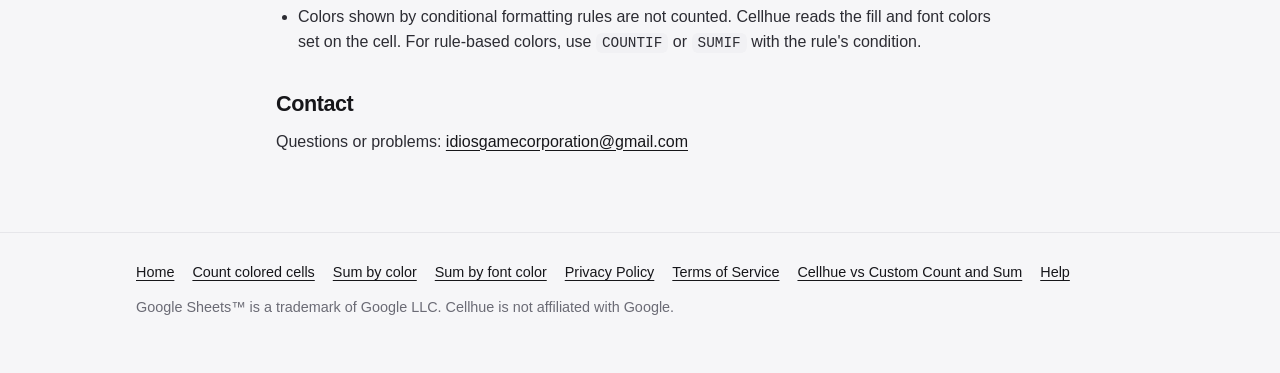
<file: help/index.html>
<!doctype html>
<html lang="en">
<head>
  <meta charset="utf-8">
  <meta name="viewport" content="width=device-width, initial-scale=1">
  <title>Help | Cellhue</title>
  <meta name="description" content="How to use Cellhue in Google Sheets: SUMBYCOLOR, COUNTBYCOLOR, AVERAGEBYCOLOR, SUMBYFONTCOLOR, COUNTBYFONTCOLOR, the sidebar, refresh and Pro keys.">
  <link rel="canonical" href="https://cellhue.com/help/">
  <link rel="icon" href="/favicon.ico" sizes="48x48">
  <link rel="icon" href="/favicon.svg" type="image/svg+xml">
  <link rel="apple-touch-icon" href="/apple-touch-icon.png">
  <link rel="manifest" href="/site.webmanifest">
  <meta name="theme-color" content="#16161a">
  <meta property="og:type" content="website">
  <meta property="og:site_name" content="Cellhue">
  <meta property="og:title" content="Help | Cellhue">
  <meta property="og:url" content="https://cellhue.com/help/">
  <meta property="og:image" content="https://cellhue.com/og-image.png">
  <meta name="twitter:card" content="summary_large_image">
  <link rel="stylesheet" href="/style.css">
</head>
<body>

<header class="top">
  <div class="wrap">
    <a class="brand" href="/"><img src="/favicon.svg" alt="Cellhue logo" width="26" height="26">Cellhue</a>
    <nav class="nav" aria-label="Main">
      <a href="/">Home</a>
      <a href="/help/" aria-current="page">Help</a>
      <a href="/privacy/">Privacy</a>
      <a href="/terms/">Terms</a>
    </nav>
  </div>
</header>

<main class="doc">
  <div class="wrap narrow">
    <h1>Help</h1>
    <p>Cellhue adds color formulas and a sidebar to Google Sheets. After you install it, find it under <b>Extensions → Cellhue</b>.</p>

    <nav class="toc" aria-label="On this page">
      <ul>
        <li><a href="#formulas">Formulas</a></li>
        <li><a href="#first-use">If you see #NAME?</a></li>
        <li><a href="#color">Choosing the color</a></li>
        <li><a href="#sidebar">The sidebar</a></li>
        <li><a href="#refresh">Refresh and auto-refresh</a></li>
        <li><a href="#free">Free limit</a></li>
        <li><a href="#pro">Activating Pro</a></li>
        <li><a href="#limits">Known limitations</a></li>
        <li><a href="#contact">Contact</a></li>
      </ul>
    </nav>

    <h2 id="formulas">Formulas</h2>
    <p>Type them in any cell, like any other formula.</p>
    <div class="table-wrap">
      <table>
        <thead><tr><th>Function</th><th>What it returns</th><th>Plan</th></tr></thead>
        <tbody>
          <tr><td><code>SUMBYCOLOR(range, color)</code></td><td>Sum of numbers whose fill color matches</td><td>Free</td></tr>
          <tr><td><code>COUNTBYCOLOR(range, color)</code></td><td>Number of cells whose fill color matches</td><td>Free</td></tr>
          <tr><td><code>AVERAGEBYCOLOR(range, color)</code></td><td>Average of numbers whose fill color matches</td><td>Free</td></tr>
          <tr><td><code>SUMBYFONTCOLOR(range, color)</code></td><td>Sum of numbers whose font color matches</td><td>Pro</td></tr>
          <tr><td><code>COUNTBYFONTCOLOR(range, color)</code></td><td>Number of cells whose font color matches</td><td>Pro</td></tr>
        </tbody>
      </table>
    </div>
    <p>Examples:</p>
<pre><code>=SUMBYCOLOR(A2:A50, "#ff0000")
=COUNTBYCOLOR(B2:F100, "#00ff00")
=AVERAGEBYCOLOR(A2:A50, C1)
=SUMBYFONTCOLOR(A2:A50, "#0000ff")
=COUNTBYFONTCOLOR(A:A, "#ff0000")</code></pre>
    <ul>
      <li><b>COUNT</b> counts every cell with the color, empty cells included.</li>
      <li><b>SUM</b> and <b>AVERAGE</b> use numeric cells only. If no cell of that color holds a number, AVERAGE shows a message instead of a result.</li>
      <li>If your spreadsheet uses <code>;</code> between arguments (for example, in many European locales), write <code>=SUMBYCOLOR(A2:A50; "#ff0000")</code>.</li>
      <li>Formulas inserted by Cellhue have a third argument, <code>CELLHUE_REFRESH</code>. It lets Cellhue recalculate them when colors change. Keep it.</li>
    </ul>

    <h2 id="first-use">If you see #NAME?</h2>
    <p>In a new spreadsheet, Cellhue formulas can show <code>#NAME?</code> until the add-on has run once in that file. Open <b>Extensions → Cellhue → Open sidebar</b> once. The formulas calculate right after that. Do this once in each new spreadsheet.</p>

    <h2 id="color">Choosing the color</h2>
    <p>The second argument can be:</p>
    <ul>
      <li><b>A color code</b> in quotes: <code>"#ff0000"</code> or the short form <code>"#f00"</code>. Upper and lower case both work.</li>
      <li><b>A sample cell</b>, like <code>C1</code>. Cellhue uses its fill color (or its font color for the font functions).</li>
    </ul>
    <p>If the color code is not valid, the cell shows <code>Cellhue: invalid color, use a cell or "#rrggbb"</code>. Color names like <code>"red"</code> are not supported.</p>

    <h2 id="sidebar">The sidebar</h2>
    <ol>
      <li>Open <b>Extensions → Cellhue → Open sidebar</b>.</li>
      <li>Choose <b>Fill color</b> or <b>Font color</b> (font color is Pro).</li>
      <li>Select a range in the sheet and click <b>Analyze selection</b>. You see every color in the range with its cell count, sum and average.</li>
      <li>To keep a result in the sheet, click a color in the list, pick <b>Sum</b>, <b>Count</b> or <b>Average</b>, click an empty cell outside the range, then click <b>Insert formula</b>. Cellhue writes a formula with the color code, for example <code>=SUMBYCOLOR(A1:A20, "#ff0000", CELLHUE_REFRESH)</code>.</li>
    </ol>

    <h2 id="refresh">Refresh and auto-refresh</h2>
    <p>Google Sheets does not recalculate a formula when only a color changes. Cellhue updates its formulas in these ways:</p>
    <ul>
      <li><b>When you open the file</b> (Free and Pro).</li>
      <li><b>Refresh all</b>: <b>Extensions → Cellhue → Refresh all</b>, or the <b>Refresh</b> button in the sidebar. It also adds <code>CELLHUE_REFRESH</code> to formulas you typed by hand, so they can be refreshed later.</li>
      <li><b>Auto-refresh (Pro)</b>: while the sidebar is open, Cellhue checks the colors of the ranges used in your formulas and recalculates when they change. It checks every 3 seconds after a change, then less often, up to every 30 seconds, when nothing changes. Checks pause while the browser tab is in the background. A new color may take up to about 35 seconds to show in the results.</li>
    </ul>
    <p class="note">To refresh, Cellhue keeps a small hidden sheet named <code>_cellhue</code> with the named range <code>CELLHUE_REFRESH</code>. Please do not delete it.</p>

    <h2 id="free">Free limit</h2>
    <p>On the Free plan, a formula range or a sidebar selection can have up to 1,000 cells. Larger ranges show <code>Cellhue Free: up to 1000 cells. Pro removes the limit</code>. Whole-column ranges like <code>A:A</code> count only down to the last row with data.</p>

    <h2 id="pro">Activating Pro</h2>
    <ol>
      <li><a href="https://buy.polar.sh/polar_cl_9DgsAWkH0CO9FL67mQCb24jk4iDOaRZ3e9LSx3De89t">Buy Pro</a> ($19, one-time payment). Payments are handled by Polar.</li>
      <li>Polar emails you a license key like <code>CELLHUE-XXXX-XXXX-XXXX</code>. It is also on your order page and in your Polar customer portal.</li>
      <li>In Google Sheets open <b>Extensions → Cellhue → Enter license key</b>. The sidebar opens: paste the key and click <b>Activate</b>.</li>
    </ol>
    <p>One key can be activated on up to 3 Google accounts. To free a slot, remove an activation in your Polar customer portal.</p>
    <p>Cellhue re-checks the key with Polar each time you open the sidebar. If the sidebar has not been opened for 30 days, Pro formulas show <code>Cellhue Pro: open the Cellhue sidebar to re-check your license</code>; opening the sidebar fixes it.</p>

    <h2 id="limits">Known limitations</h2>
    <ul>
      <li>Use a direct range like <code>A1:B10</code>, <code>A:A</code>, <code>'Sheet 2'!A1:A9</code> or a named range. Ranges built with <code>INDIRECT</code>, <code>OFFSET</code> or arrays are not supported.</li>
      <li>Put each color formula in its own cell if a formula uses the same function twice on ranges with identical values.</li>
      <li>Colored empty cells below the last row with data are not counted in whole-column ranges.</li>
      <li>Colors shown by conditional formatting rules are not counted. Cellhue reads the fill and font colors set on the cell. For rule-based colors, use <code>COUNTIF</code> or <code>SUMIF</code> with the rule's condition.</li>
    </ul>

    <h2 id="contact">Contact</h2>
    <p>Questions or problems: <a href="mailto:idiosgamecorporation@gmail.com">idiosgamecorporation@gmail.com</a></p>
  </div>
</main>

<footer class="foot">
  <div class="wrap">
    <div class="links">
      <a href="/">Home</a>
      <a href="/count-colored-cells-google-sheets/">Count colored cells</a>
      <a href="/sum-by-color-google-sheets/">Sum by color</a>
      <a href="/sum-by-font-color-google-sheets/">Sum by font color</a>
      <a href="/privacy/">Privacy Policy</a>
      <a href="/terms/">Terms of Service</a>
      <a href="/custom-count-and-sum-alternative/">Cellhue vs Custom Count and Sum</a>
      <a href="/help/">Help</a>
    </div>
    <p>Google Sheets™ is a trademark of Google LLC. Cellhue is not affiliated with Google.</p>
  </div>
</footer>

</body>
</html>
</file>
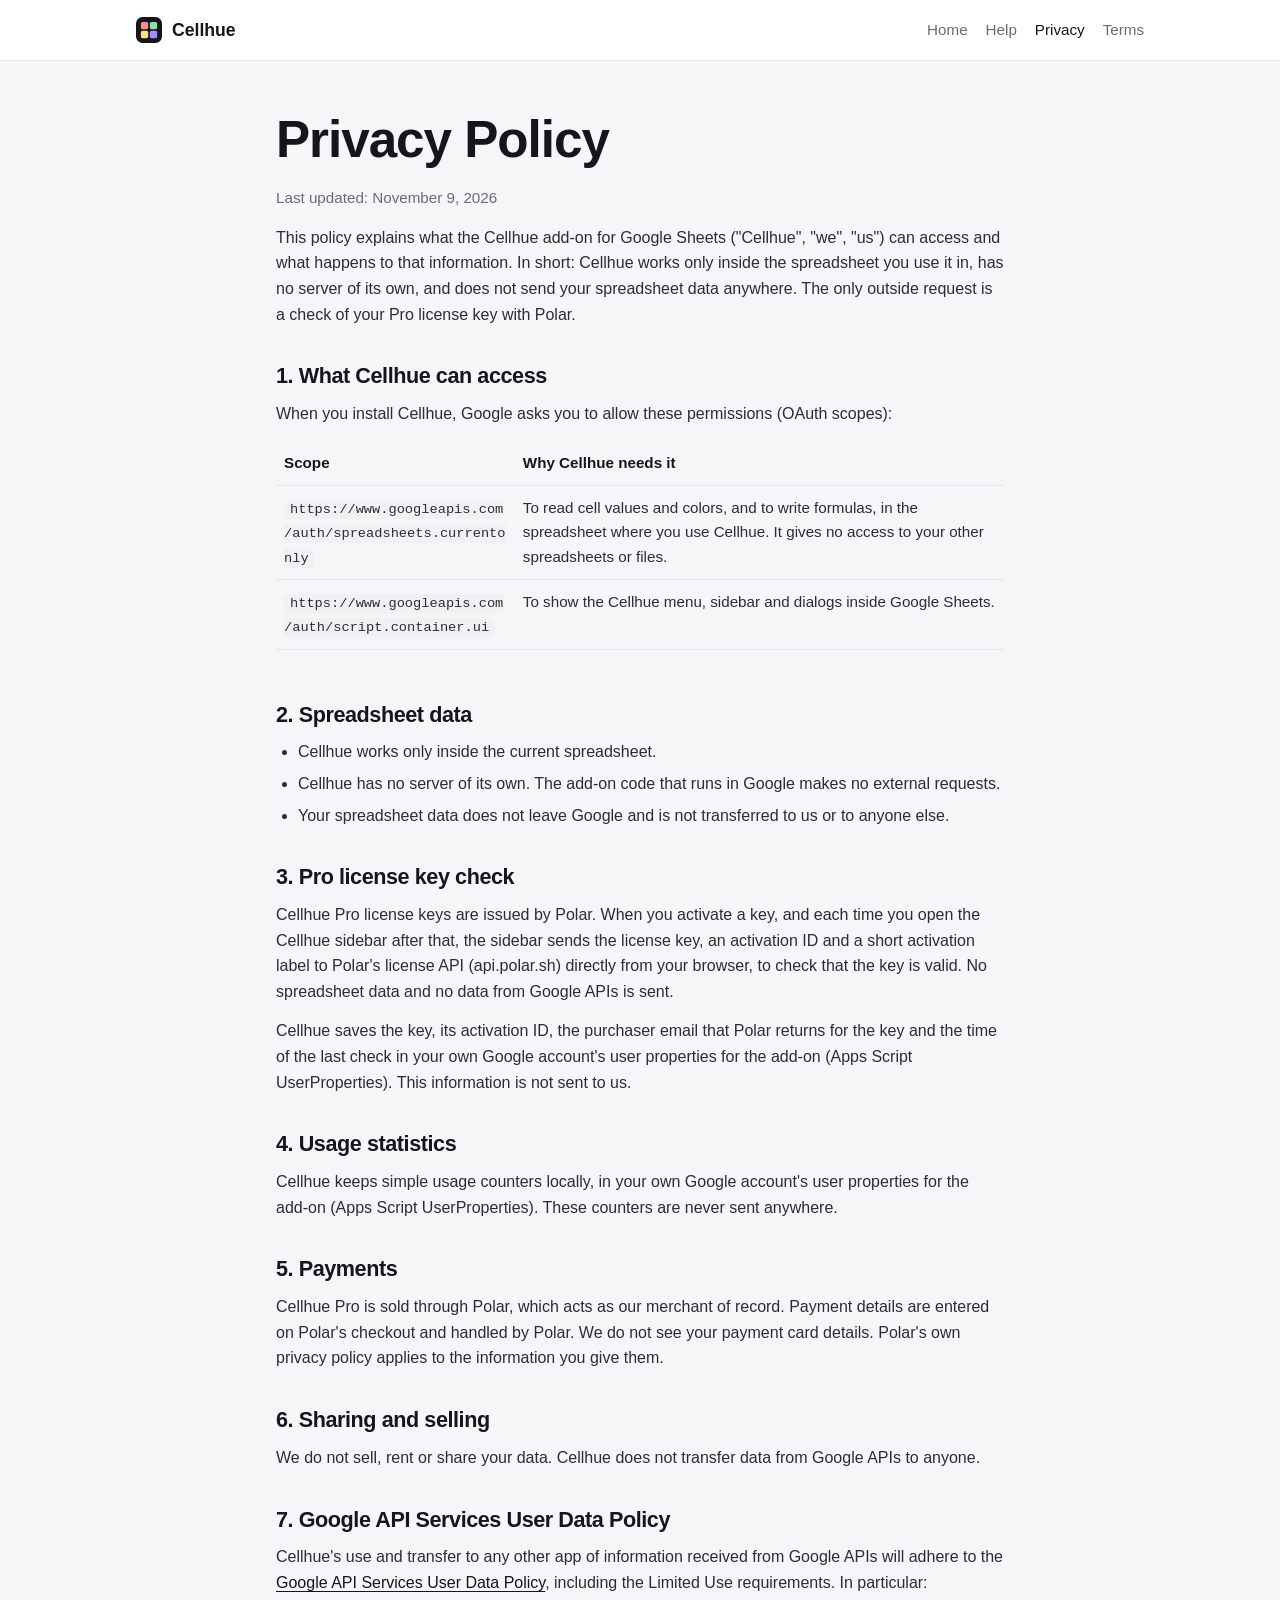
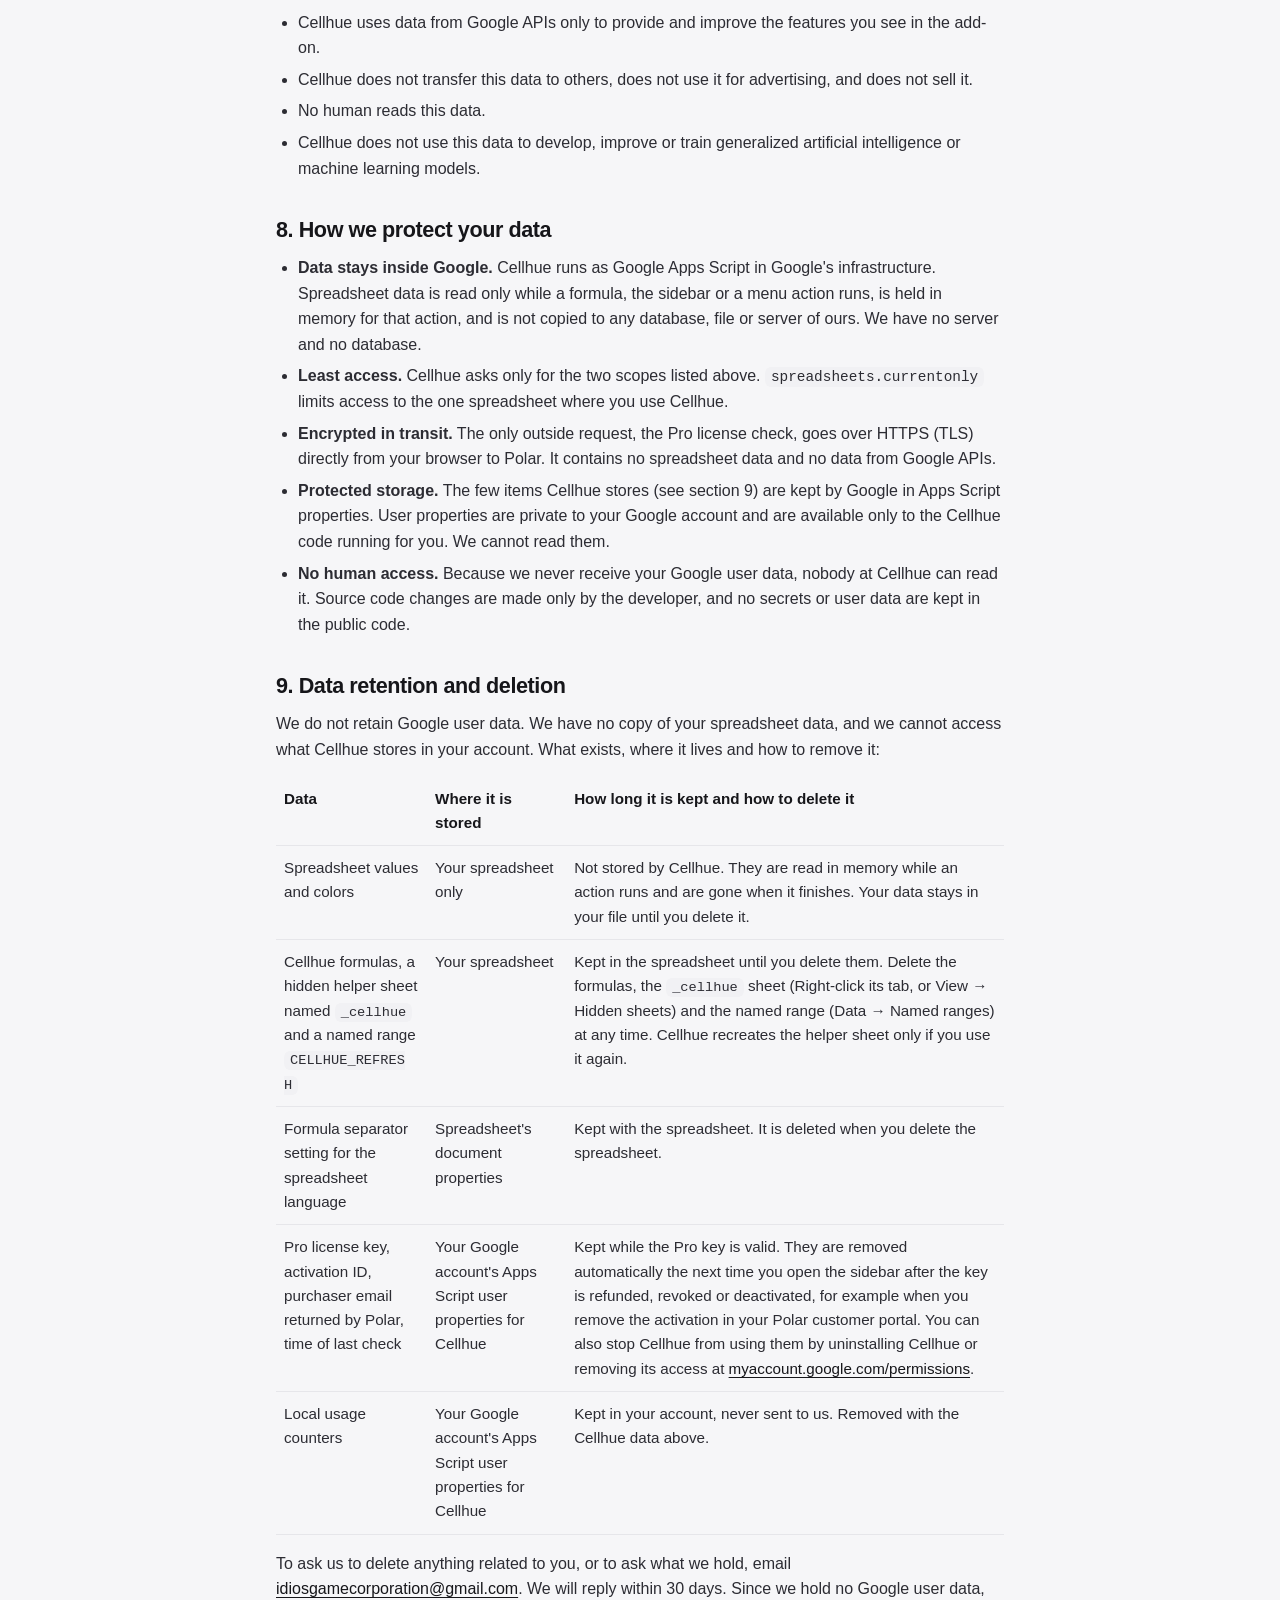
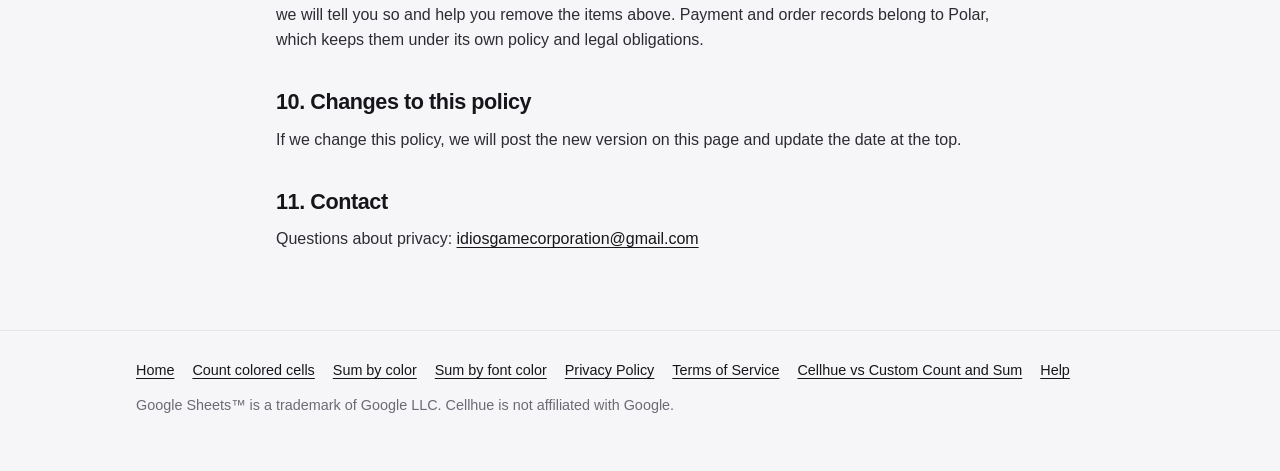
<file: privacy/index.html>
<!doctype html>
<html lang="en">
<head>
  <meta charset="utf-8">
  <meta name="viewport" content="width=device-width, initial-scale=1">
  <title>Privacy Policy | Cellhue</title>
  <meta name="description" content="How the Cellhue add-on for Google Sheets handles your data: no server of its own, your spreadsheet data stays in Google.">
  <link rel="canonical" href="https://cellhue.com/privacy/">
  <link rel="icon" href="/favicon.ico" sizes="48x48">
  <link rel="icon" href="/favicon.svg" type="image/svg+xml">
  <link rel="apple-touch-icon" href="/apple-touch-icon.png">
  <link rel="manifest" href="/site.webmanifest">
  <meta name="theme-color" content="#16161a">
  <meta property="og:type" content="website">
  <meta property="og:site_name" content="Cellhue">
  <meta property="og:title" content="Privacy Policy | Cellhue">
  <meta property="og:url" content="https://cellhue.com/privacy/">
  <meta property="og:image" content="https://cellhue.com/og-image.png">
  <meta name="twitter:card" content="summary_large_image">
  <link rel="stylesheet" href="/style.css">
</head>
<body>

<header class="top">
  <div class="wrap">
    <a class="brand" href="/"><img src="/favicon.svg" alt="Cellhue logo" width="26" height="26">Cellhue</a>
    <nav class="nav" aria-label="Main">
      <a href="/">Home</a>
      <a href="/help/">Help</a>
      <a href="/privacy/" aria-current="page">Privacy</a>
      <a href="/terms/">Terms</a>
    </nav>
  </div>
</header>

<main class="doc">
  <div class="wrap narrow">
    <h1>Privacy Policy</h1>
    <p class="updated">Last updated: November 9, 2026</p>

    <p>This policy explains what the Cellhue add-on for Google Sheets ("Cellhue", "we", "us") can access and what happens to that information. In short: Cellhue works only inside the spreadsheet you use it in, has no server of its own, and does not send your spreadsheet data anywhere. The only outside request is a check of your Pro license key with Polar.</p>

    <h2>1. What Cellhue can access</h2>
    <p>When you install Cellhue, Google asks you to allow these permissions (OAuth scopes):</p>
    <div class="table-wrap">
      <table>
        <thead><tr><th>Scope</th><th>Why Cellhue needs it</th></tr></thead>
        <tbody>
          <tr>
            <td><code>https://www.googleapis.com/auth/spreadsheets.currentonly</code></td>
            <td>To read cell values and colors, and to write formulas, in the spreadsheet where you use Cellhue. It gives no access to your other spreadsheets or files.</td>
          </tr>
          <tr>
            <td><code>https://www.googleapis.com/auth/script.container.ui</code></td>
            <td>To show the Cellhue menu, sidebar and dialogs inside Google Sheets.</td>
          </tr>
        </tbody>
      </table>
    </div>

    <h2>2. Spreadsheet data</h2>
    <ul>
      <li>Cellhue works only inside the current spreadsheet.</li>
      <li>Cellhue has no server of its own. The add-on code that runs in Google makes no external requests.</li>
      <li>Your spreadsheet data does not leave Google and is not transferred to us or to anyone else.</li>
    </ul>

    <h2>3. Pro license key check</h2>
    <p>Cellhue Pro license keys are issued by Polar. When you activate a key, and each time you open the Cellhue sidebar after that, the sidebar sends the license key, an activation ID and a short activation label to Polar's license API (api.polar.sh) directly from your browser, to check that the key is valid. No spreadsheet data and no data from Google APIs is sent.</p>
    <p>Cellhue saves the key, its activation ID, the purchaser email that Polar returns for the key and the time of the last check in your own Google account's user properties for the add-on (Apps Script UserProperties). This information is not sent to us.</p>

    <h2>4. Usage statistics</h2>
    <p>Cellhue keeps simple usage counters locally, in your own Google account's user properties for the add-on (Apps Script UserProperties). These counters are never sent anywhere.</p>

    <h2>5. Payments</h2>
    <p>Cellhue Pro is sold through Polar, which acts as our merchant of record. Payment details are entered on Polar's checkout and handled by Polar. We do not see your payment card details. Polar's own privacy policy applies to the information you give them.</p>

    <h2>6. Sharing and selling</h2>
    <p>We do not sell, rent or share your data. Cellhue does not transfer data from Google APIs to anyone.</p>

    <h2>7. Google API Services User Data Policy</h2>
    <p>Cellhue's use and transfer to any other app of information received from Google APIs will adhere to the <a href="https://developers.google.com/terms/api-services-user-data-policy">Google API Services User Data Policy</a>, including the Limited Use requirements. In particular:</p>
    <ul>
      <li>Cellhue uses data from Google APIs only to provide and improve the features you see in the add-on.</li>
      <li>Cellhue does not transfer this data to others, does not use it for advertising, and does not sell it.</li>
      <li>No human reads this data.</li>
      <li>Cellhue does not use this data to develop, improve or train generalized artificial intelligence or machine learning models.</li>
    </ul>

    <h2>8. How we protect your data</h2>
    <ul>
      <li><b>Data stays inside Google.</b> Cellhue runs as Google Apps Script in Google's infrastructure. Spreadsheet data is read only while a formula, the sidebar or a menu action runs, is held in memory for that action, and is not copied to any database, file or server of ours. We have no server and no database.</li>
      <li><b>Least access.</b> Cellhue asks only for the two scopes listed above. <code>spreadsheets.currentonly</code> limits access to the one spreadsheet where you use Cellhue.</li>
      <li><b>Encrypted in transit.</b> The only outside request, the Pro license check, goes over HTTPS (TLS) directly from your browser to Polar. It contains no spreadsheet data and no data from Google APIs.</li>
      <li><b>Protected storage.</b> The few items Cellhue stores (see section 9) are kept by Google in Apps Script properties. User properties are private to your Google account and are available only to the Cellhue code running for you. We cannot read them.</li>
      <li><b>No human access.</b> Because we never receive your Google user data, nobody at Cellhue can read it. Source code changes are made only by the developer, and no secrets or user data are kept in the public code.</li>
    </ul>

    <h2>9. Data retention and deletion</h2>
    <p>We do not retain Google user data. We have no copy of your spreadsheet data, and we cannot access what Cellhue stores in your account. What exists, where it lives and how to remove it:</p>
    <div class="table-wrap">
      <table>
        <thead><tr><th>Data</th><th>Where it is stored</th><th>How long it is kept and how to delete it</th></tr></thead>
        <tbody>
          <tr>
            <td>Spreadsheet values and colors</td>
            <td>Your spreadsheet only</td>
            <td>Not stored by Cellhue. They are read in memory while an action runs and are gone when it finishes. Your data stays in your file until you delete it.</td>
          </tr>
          <tr>
            <td>Cellhue formulas, a hidden helper sheet named <code>_cellhue</code> and a named range <code>CELLHUE_REFRESH</code></td>
            <td>Your spreadsheet</td>
            <td>Kept in the spreadsheet until you delete them. Delete the formulas, the <code>_cellhue</code> sheet (Right-click its tab, or View → Hidden sheets) and the named range (Data → Named ranges) at any time. Cellhue recreates the helper sheet only if you use it again.</td>
          </tr>
          <tr>
            <td>Formula separator setting for the spreadsheet language</td>
            <td>Spreadsheet's document properties</td>
            <td>Kept with the spreadsheet. It is deleted when you delete the spreadsheet.</td>
          </tr>
          <tr>
            <td>Pro license key, activation ID, purchaser email returned by Polar, time of last check</td>
            <td>Your Google account's Apps Script user properties for Cellhue</td>
            <td>Kept while the Pro key is valid. They are removed automatically the next time you open the sidebar after the key is refunded, revoked or deactivated, for example when you remove the activation in your Polar customer portal. You can also stop Cellhue from using them by uninstalling Cellhue or removing its access at <a href="https://myaccount.google.com/permissions">myaccount.google.com/permissions</a>.</td>
          </tr>
          <tr>
            <td>Local usage counters</td>
            <td>Your Google account's Apps Script user properties for Cellhue</td>
            <td>Kept in your account, never sent to us. Removed with the Cellhue data above.</td>
          </tr>
        </tbody>
      </table>
    </div>
    <p>To ask us to delete anything related to you, or to ask what we hold, email <a href="mailto:idiosgamecorporation@gmail.com">idiosgamecorporation@gmail.com</a>. We will reply within 30 days. Since we hold no Google user data, we will tell you so and help you remove the items above. Payment and order records belong to Polar, which keeps them under its own policy and legal obligations.</p>

    <h2>10. Changes to this policy</h2>
    <p>If we change this policy, we will post the new version on this page and update the date at the top.</p>

    <h2>11. Contact</h2>
    <p>Questions about privacy: <a href="mailto:idiosgamecorporation@gmail.com">idiosgamecorporation@gmail.com</a></p>
  </div>
</main>

<footer class="foot">
  <div class="wrap">
    <div class="links">
      <a href="/">Home</a>
      <a href="/count-colored-cells-google-sheets/">Count colored cells</a>
      <a href="/sum-by-color-google-sheets/">Sum by color</a>
      <a href="/sum-by-font-color-google-sheets/">Sum by font color</a>
      <a href="/privacy/">Privacy Policy</a>
      <a href="/terms/">Terms of Service</a>
      <a href="/custom-count-and-sum-alternative/">Cellhue vs Custom Count and Sum</a>
      <a href="/help/">Help</a>
    </div>
    <p>Google Sheets™ is a trademark of Google LLC. Cellhue is not affiliated with Google.</p>
  </div>
</footer>

</body>
</html>
</file>
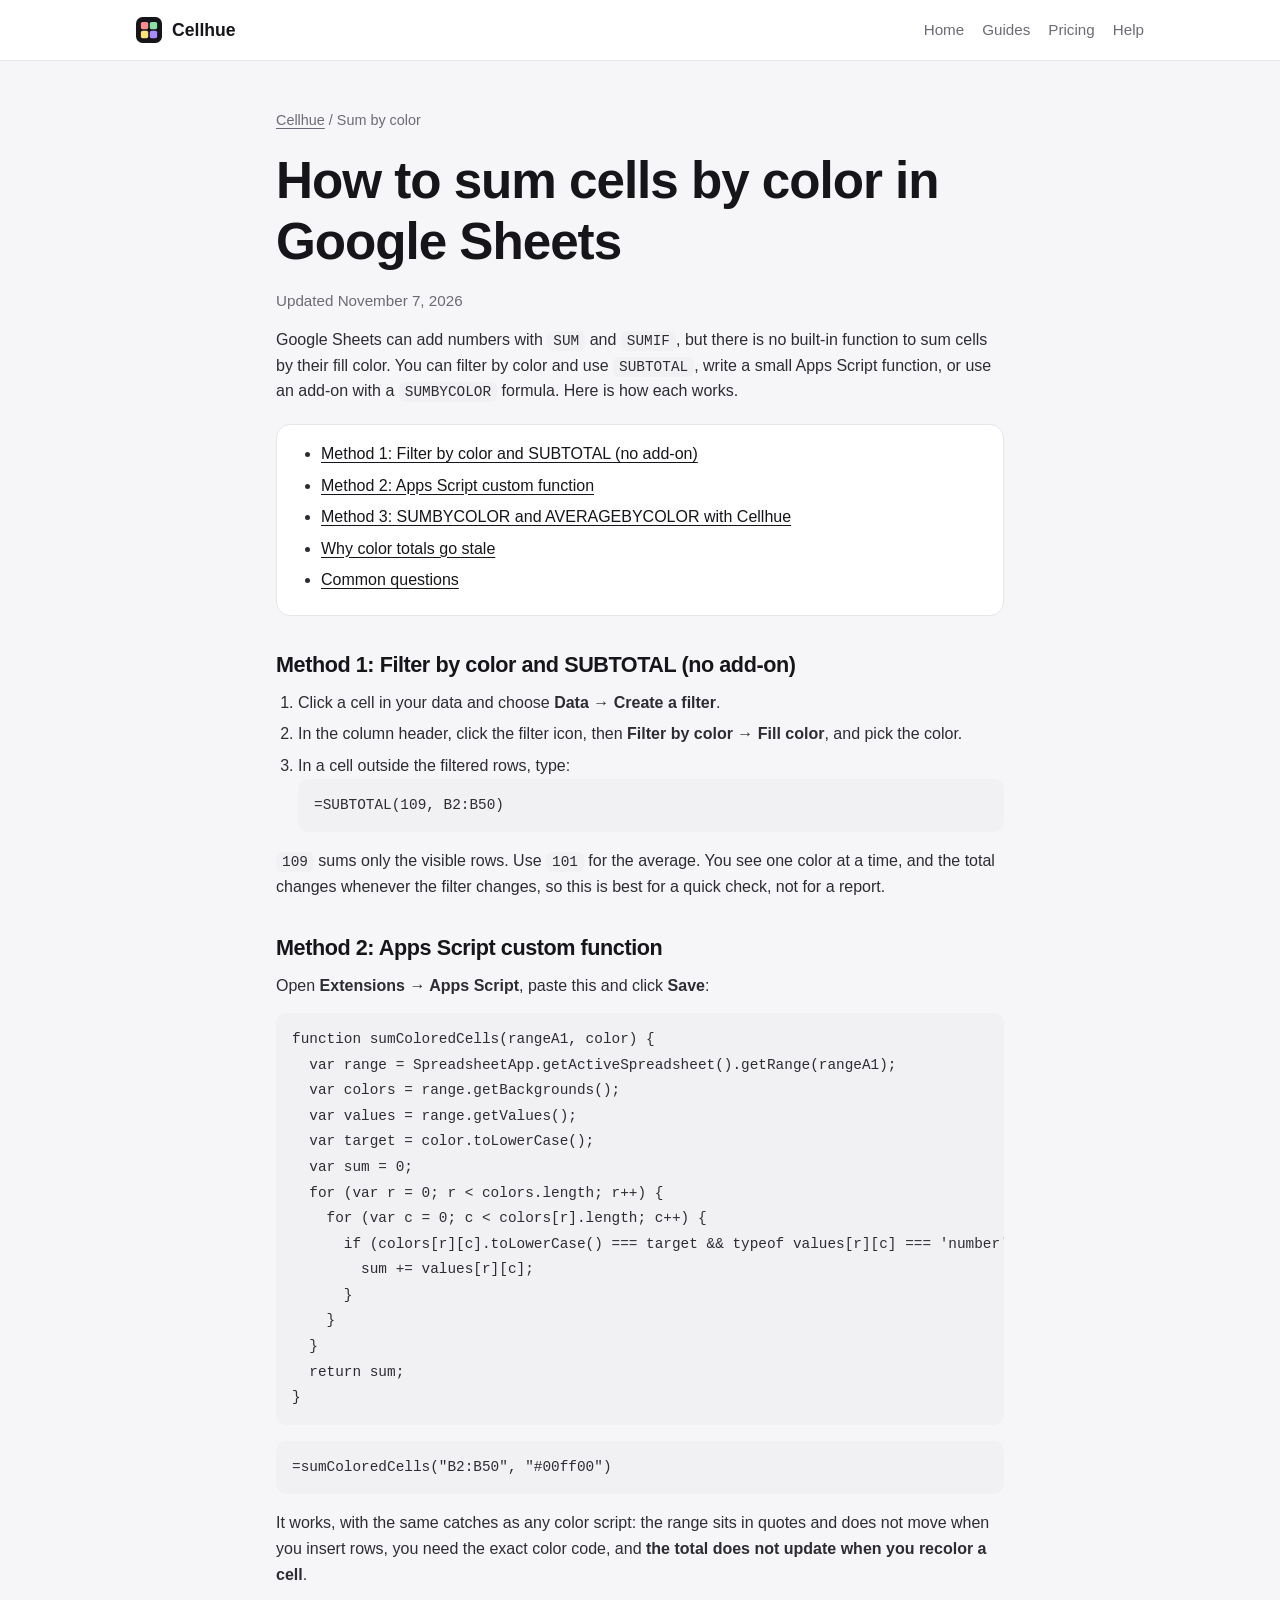
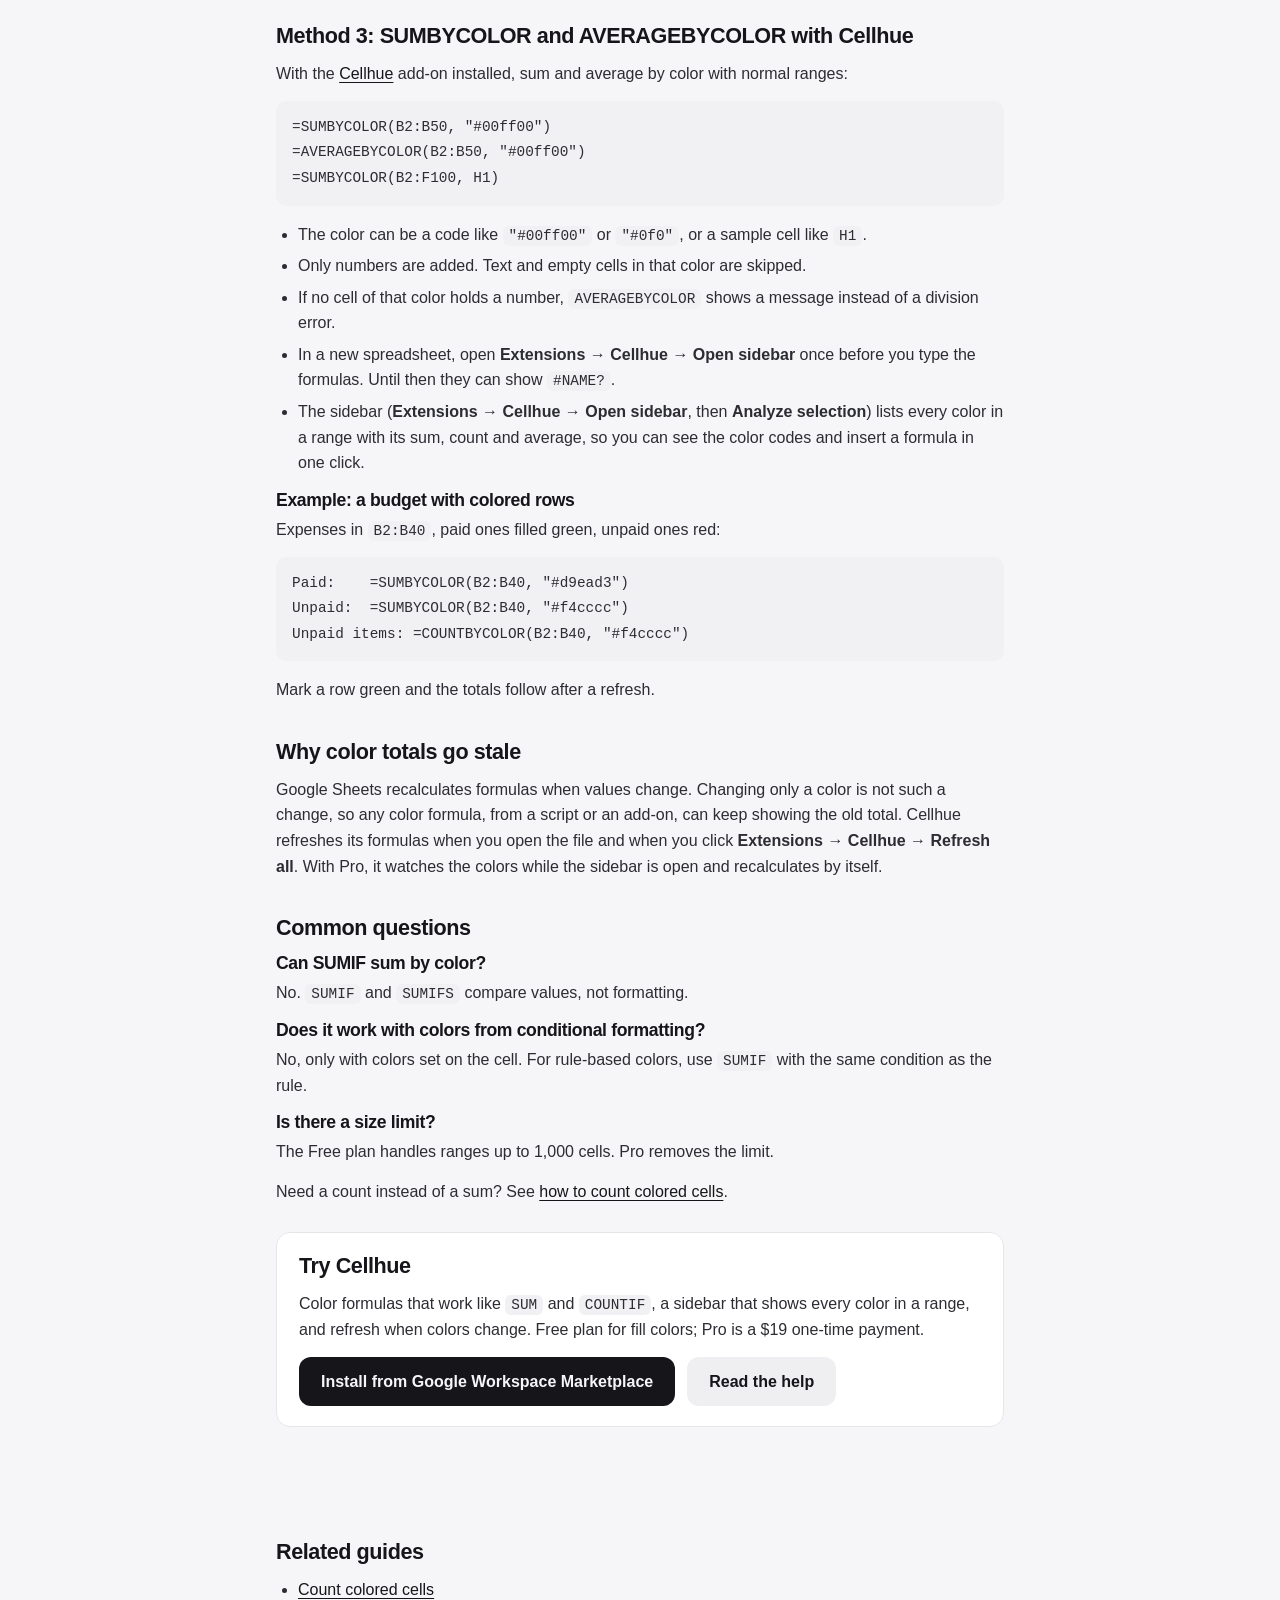
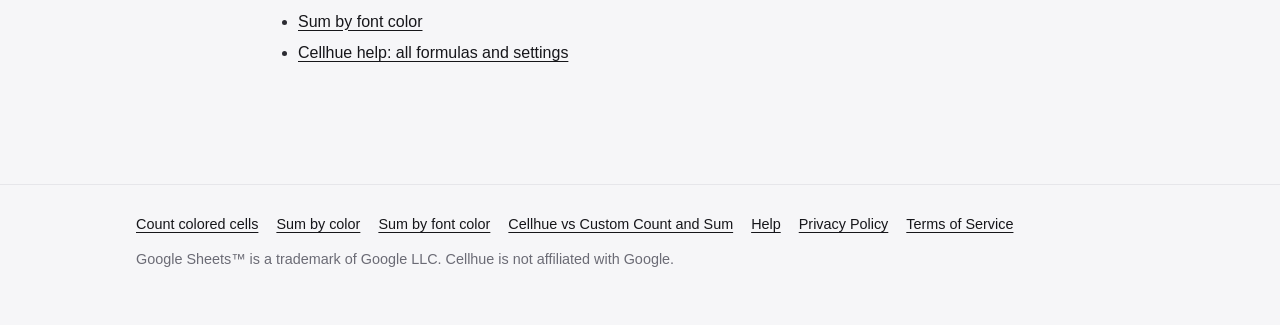
<file: sum-by-color-google-sheets/index.html>
<!doctype html>
<html lang="en">
<head>
  <meta charset="utf-8">
  <meta name="viewport" content="width=device-width, initial-scale=1">
  <title>How to Sum Cells by Color in Google Sheets | Cellhue</title>
  <meta name="description" content="Sum and average cells by fill color in Google Sheets with SUBTOTAL, Apps Script or a SUMBYCOLOR formula. Examples, and why color totals go stale.">
  <link rel="canonical" href="https://cellhue.com/sum-by-color-google-sheets/">
  <link rel="icon" href="/favicon.ico" sizes="48x48">
  <link rel="icon" href="/favicon.svg" type="image/svg+xml">
  <link rel="apple-touch-icon" href="/apple-touch-icon.png">
  <link rel="manifest" href="/site.webmanifest">
  <meta name="theme-color" content="#16161a">
  <meta property="og:type" content="article">
  <meta property="og:site_name" content="Cellhue">
  <meta property="og:title" content="How to sum cells by color in Google Sheets">
  <meta property="og:description" content="Sum and average cells by fill color in Google Sheets with SUBTOTAL, Apps Script or a SUMBYCOLOR formula. Examples, and why color totals go stale.">
  <meta property="og:url" content="https://cellhue.com/sum-by-color-google-sheets/">
  <meta property="og:image" content="https://cellhue.com/og-image.png">
  <meta property="og:image:width" content="1200">
  <meta property="og:image:height" content="630">
  <meta name="twitter:card" content="summary_large_image">
  <link rel="stylesheet" href="/style.css">
  <script type="application/ld+json">
{
  "@context": "https://schema.org",
  "@graph": [
    {
      "@type": "TechArticle",
      "headline": "How to sum cells by color in Google Sheets",
      "description": "Sum and average cells by fill color in Google Sheets with SUBTOTAL, Apps Script or a SUMBYCOLOR formula. Examples, and why color totals go stale.",
      "url": "https://cellhue.com/sum-by-color-google-sheets/",
      "image": "https://cellhue.com/og-image.png",
      "datePublished": "2026-11-07",
      "dateModified": "2026-11-07",
      "author": {
        "@type": "Organization",
        "name": "Cellhue",
        "url": "https://cellhue.com/"
      },
      "publisher": {
        "@type": "Organization",
        "name": "Cellhue",
        "logo": {
          "@type": "ImageObject",
          "url": "https://cellhue.com/logo.png"
        }
      },
      "mainEntityOfPage": "https://cellhue.com/sum-by-color-google-sheets/"
    },
    {
      "@type": "BreadcrumbList",
      "itemListElement": [
        {
          "@type": "ListItem",
          "position": 1,
          "name": "Cellhue",
          "item": "https://cellhue.com/"
        },
        {
          "@type": "ListItem",
          "position": 2,
          "name": "Sum by color",
          "item": "https://cellhue.com/sum-by-color-google-sheets/"
        }
      ]
    }
  ]
}
  </script>
</head>
<body>

<header class="top">
  <div class="wrap">
    <a class="brand" href="/"><img src="/favicon.svg" alt="Cellhue logo" width="26" height="26">Cellhue</a>
    <nav class="nav" aria-label="Main">
      <a href="/">Home</a>
      <a href="/#guides">Guides</a>
      <a href="/#pricing">Pricing</a>
      <a href="/help/">Help</a>
    </nav>
  </div>
</header>

<main class="doc">
  <article class="wrap narrow">
    <nav class="crumbs" aria-label="Breadcrumb"><a href="/">Cellhue</a> / Sum by color</nav>
    <h1>How to sum cells by color in Google Sheets</h1>
    <p class="updated">Updated November 7, 2026</p>

    <p>Google Sheets can add numbers with <code>SUM</code> and <code>SUMIF</code>, but there is no built-in function to sum cells by their fill color. You can filter by color and use <code>SUBTOTAL</code>, write a small Apps Script function, or use an add-on with a <code>SUMBYCOLOR</code> formula. Here is how each works.</p>

    <nav class="toc" aria-label="On this page">
      <ul>
        <li><a href="#filter">Method 1: Filter by color and SUBTOTAL (no add-on)</a></li>
        <li><a href="#script">Method 2: Apps Script custom function</a></li>
        <li><a href="#cellhue">Method 3: SUMBYCOLOR and AVERAGEBYCOLOR with Cellhue</a></li>
        <li><a href="#refresh">Why color totals go stale</a></li>
        <li><a href="#faq">Common questions</a></li>
      </ul>
    </nav>

    <h2 id="filter">Method 1: Filter by color and SUBTOTAL (no add-on)</h2>
    <ol>
      <li>Click a cell in your data and choose <b>Data → Create a filter</b>.</li>
      <li>In the column header, click the filter icon, then <b>Filter by color → Fill color</b>, and pick the color.</li>
      <li>In a cell outside the filtered rows, type:
<pre><code>=SUBTOTAL(109, B2:B50)</code></pre>
      </li>
    </ol>
    <p><code>109</code> sums only the visible rows. Use <code>101</code> for the average. You see one color at a time, and the total changes whenever the filter changes, so this is best for a quick check, not for a report.</p>

    <h2 id="script">Method 2: Apps Script custom function</h2>
    <p>Open <b>Extensions → Apps Script</b>, paste this and click <b>Save</b>:</p>
<pre><code>function sumColoredCells(rangeA1, color) {
  var range = SpreadsheetApp.getActiveSpreadsheet().getRange(rangeA1);
  var colors = range.getBackgrounds();
  var values = range.getValues();
  var target = color.toLowerCase();
  var sum = 0;
  for (var r = 0; r &lt; colors.length; r++) {
    for (var c = 0; c &lt; colors[r].length; c++) {
      if (colors[r][c].toLowerCase() === target &amp;&amp; typeof values[r][c] === 'number') {
        sum += values[r][c];
      }
    }
  }
  return sum;
}</code></pre>
<pre><code>=sumColoredCells("B2:B50", "#00ff00")</code></pre>
    <p>It works, with the same catches as any color script: the range sits in quotes and does not move when you insert rows, you need the exact color code, and <b>the total does not update when you recolor a cell</b>.</p>

    <h2 id="cellhue">Method 3: SUMBYCOLOR and AVERAGEBYCOLOR with Cellhue</h2>
    <p>With the <a href="/">Cellhue</a> add-on installed, sum and average by color with normal ranges:</p>
<pre><code>=SUMBYCOLOR(B2:B50, "#00ff00")
=AVERAGEBYCOLOR(B2:B50, "#00ff00")
=SUMBYCOLOR(B2:F100, H1)</code></pre>
    <ul>
      <li>The color can be a code like <code>"#00ff00"</code> or <code>"#0f0"</code>, or a sample cell like <code>H1</code>.</li>
      <li>Only numbers are added. Text and empty cells in that color are skipped.</li>
      <li>If no cell of that color holds a number, <code>AVERAGEBYCOLOR</code> shows a message instead of a division error.</li>
      <li>In a new spreadsheet, open <b>Extensions → Cellhue → Open sidebar</b> once before you type the formulas. Until then they can show <code>#NAME?</code>.</li>
      <li>The sidebar (<b>Extensions → Cellhue → Open sidebar</b>, then <b>Analyze selection</b>) lists every color in a range with its sum, count and average, so you can see the color codes and insert a formula in one click.</li>
    </ul>

    <h3>Example: a budget with colored rows</h3>
    <p>Expenses in <code>B2:B40</code>, paid ones filled green, unpaid ones red:</p>
<pre><code>Paid:    =SUMBYCOLOR(B2:B40, "#d9ead3")
Unpaid:  =SUMBYCOLOR(B2:B40, "#f4cccc")
Unpaid items: =COUNTBYCOLOR(B2:B40, "#f4cccc")</code></pre>
    <p>Mark a row green and the totals follow after a refresh.</p>

    <h2 id="refresh">Why color totals go stale</h2>
    <p>Google Sheets recalculates formulas when values change. Changing only a color is not such a change, so any color formula, from a script or an add-on, can keep showing the old total. Cellhue refreshes its formulas when you open the file and when you click <b>Extensions → Cellhue → Refresh all</b>. With Pro, it watches the colors while the sidebar is open and recalculates by itself.</p>

    <h2 id="faq">Common questions</h2>
    <h3>Can SUMIF sum by color?</h3>
    <p>No. <code>SUMIF</code> and <code>SUMIFS</code> compare values, not formatting.</p>
    <h3>Does it work with colors from conditional formatting?</h3>
    <p>No, only with colors set on the cell. For rule-based colors, use <code>SUMIF</code> with the same condition as the rule.</p>
    <h3>Is there a size limit?</h3>
    <p>The Free plan handles ranges up to 1,000 cells. Pro removes the limit.</p>
    <p>Need a count instead of a sum? See <a href="/count-colored-cells-google-sheets/">how to count colored cells</a>.</p>

    <div class="cta">
      <h2>Try Cellhue</h2>
      <p>Color formulas that work like <code>SUM</code> and <code>COUNTIF</code>, a sidebar that shows every color in a range, and refresh when colors change. Free plan for fill colors; Pro is a $19 one-time payment.</p>
      <div class="actions">
        <a class="btn" href="https://workspace.google.com/marketplace/app/cellhue/165626933634" rel="noopener">Install from Google Workspace Marketplace</a>
        <a class="btn ghost" href="/help/">Read the help</a>
      </div>
    </div>

    <section class="related" aria-label="Related guides">
      <h2>Related guides</h2>
      <ul>
        <li><a href="/count-colored-cells-google-sheets/">Count colored cells</a></li>
        <li><a href="/sum-by-font-color-google-sheets/">Sum by font color</a></li>
        <li><a href="/help/">Cellhue help: all formulas and settings</a></li>
      </ul>
    </section>
  </article>
</main>

<footer class="foot">
  <div class="wrap">
    <div class="links">
      <a href="/count-colored-cells-google-sheets/">Count colored cells</a>
      <a href="/sum-by-color-google-sheets/">Sum by color</a>
      <a href="/sum-by-font-color-google-sheets/">Sum by font color</a>
      <a href="/custom-count-and-sum-alternative/">Cellhue vs Custom Count and Sum</a>
      <a href="/help/">Help</a>
      <a href="/privacy/">Privacy Policy</a>
      <a href="/terms/">Terms of Service</a>
    </div>
    <p>Google Sheets™ is a trademark of Google LLC. Cellhue is not affiliated with Google.</p>
  </div>
</footer>

</body>
</html>
</file>
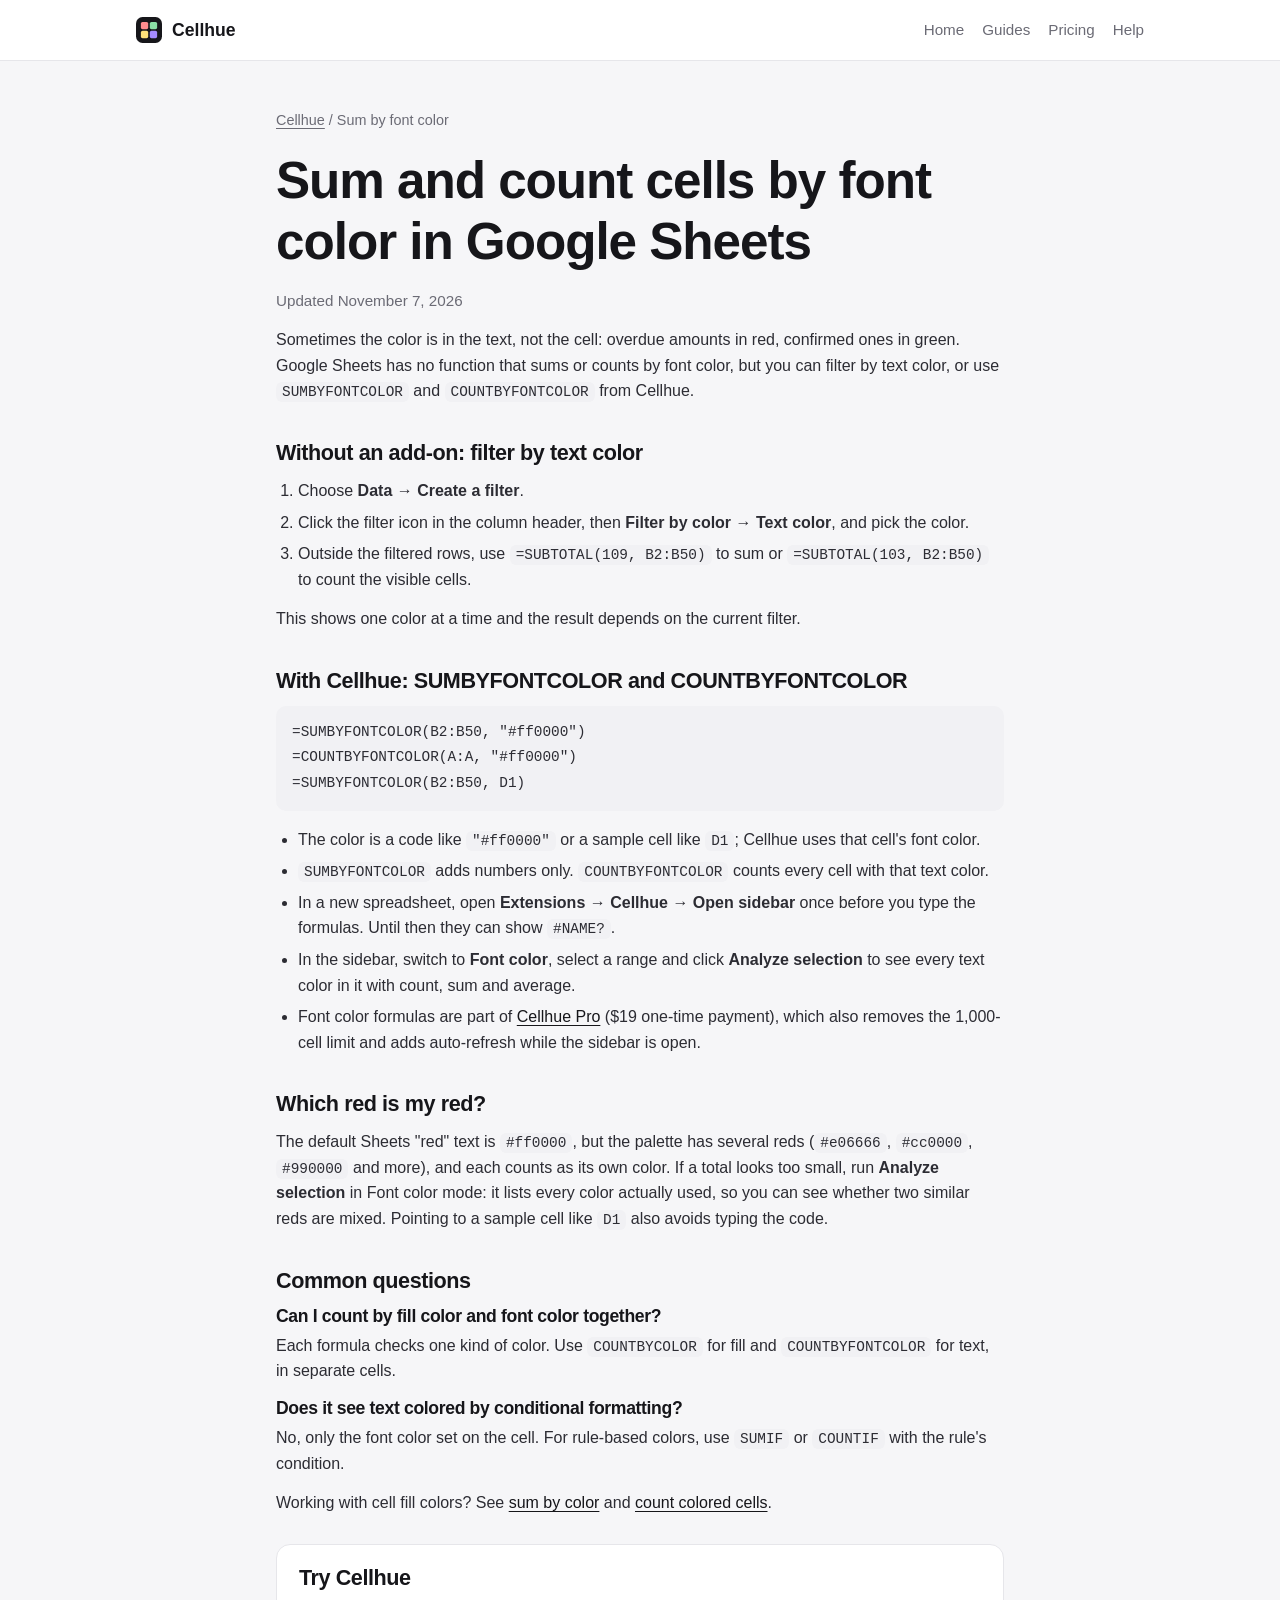
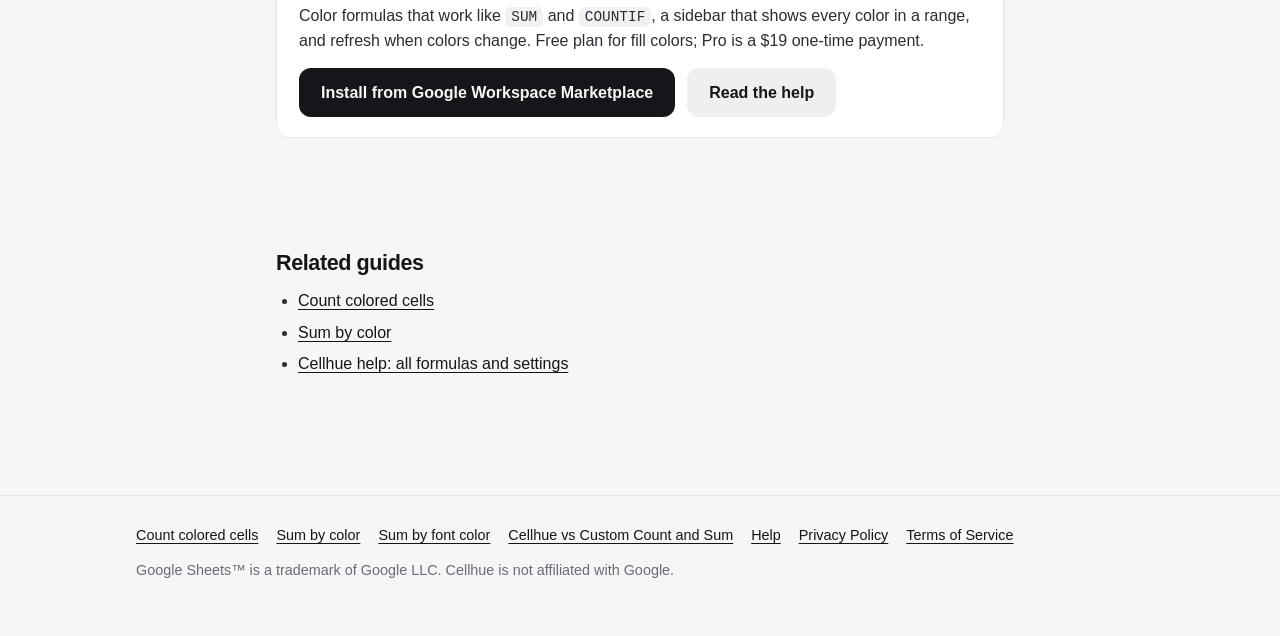
<file: sum-by-font-color-google-sheets/index.html>
<!doctype html>
<html lang="en">
<head>
  <meta charset="utf-8">
  <meta name="viewport" content="width=device-width, initial-scale=1">
  <title>Sum and Count by Font Color in Google Sheets | Cellhue</title>
  <meta name="description" content="Add up or count cells by text color in Google Sheets, such as red numbers, with a text color filter or the SUMBYFONTCOLOR and COUNTBYFONTCOLOR formulas.">
  <link rel="canonical" href="https://cellhue.com/sum-by-font-color-google-sheets/">
  <link rel="icon" href="/favicon.ico" sizes="48x48">
  <link rel="icon" href="/favicon.svg" type="image/svg+xml">
  <link rel="apple-touch-icon" href="/apple-touch-icon.png">
  <link rel="manifest" href="/site.webmanifest">
  <meta name="theme-color" content="#16161a">
  <meta property="og:type" content="article">
  <meta property="og:site_name" content="Cellhue">
  <meta property="og:title" content="Sum and count cells by font color in Google Sheets">
  <meta property="og:description" content="Add up or count cells by text color in Google Sheets, such as red numbers, with a text color filter or the SUMBYFONTCOLOR and COUNTBYFONTCOLOR formulas.">
  <meta property="og:url" content="https://cellhue.com/sum-by-font-color-google-sheets/">
  <meta property="og:image" content="https://cellhue.com/og-image.png">
  <meta property="og:image:width" content="1200">
  <meta property="og:image:height" content="630">
  <meta name="twitter:card" content="summary_large_image">
  <link rel="stylesheet" href="/style.css">
  <script type="application/ld+json">
{
  "@context": "https://schema.org",
  "@graph": [
    {
      "@type": "TechArticle",
      "headline": "Sum and count cells by font color in Google Sheets",
      "description": "Add up or count cells by text color in Google Sheets, such as red numbers, with a text color filter or the SUMBYFONTCOLOR and COUNTBYFONTCOLOR formulas.",
      "url": "https://cellhue.com/sum-by-font-color-google-sheets/",
      "image": "https://cellhue.com/og-image.png",
      "datePublished": "2026-11-07",
      "dateModified": "2026-11-07",
      "author": {
        "@type": "Organization",
        "name": "Cellhue",
        "url": "https://cellhue.com/"
      },
      "publisher": {
        "@type": "Organization",
        "name": "Cellhue",
        "logo": {
          "@type": "ImageObject",
          "url": "https://cellhue.com/logo.png"
        }
      },
      "mainEntityOfPage": "https://cellhue.com/sum-by-font-color-google-sheets/"
    },
    {
      "@type": "BreadcrumbList",
      "itemListElement": [
        {
          "@type": "ListItem",
          "position": 1,
          "name": "Cellhue",
          "item": "https://cellhue.com/"
        },
        {
          "@type": "ListItem",
          "position": 2,
          "name": "Sum by font color",
          "item": "https://cellhue.com/sum-by-font-color-google-sheets/"
        }
      ]
    }
  ]
}
  </script>
</head>
<body>

<header class="top">
  <div class="wrap">
    <a class="brand" href="/"><img src="/favicon.svg" alt="Cellhue logo" width="26" height="26">Cellhue</a>
    <nav class="nav" aria-label="Main">
      <a href="/">Home</a>
      <a href="/#guides">Guides</a>
      <a href="/#pricing">Pricing</a>
      <a href="/help/">Help</a>
    </nav>
  </div>
</header>

<main class="doc">
  <article class="wrap narrow">
    <nav class="crumbs" aria-label="Breadcrumb"><a href="/">Cellhue</a> / Sum by font color</nav>
    <h1>Sum and count cells by font color in Google Sheets</h1>
    <p class="updated">Updated November 7, 2026</p>

    <p>Sometimes the color is in the text, not the cell: overdue amounts in red, confirmed ones in green. Google Sheets has no function that sums or counts by font color, but you can filter by text color, or use <code>SUMBYFONTCOLOR</code> and <code>COUNTBYFONTCOLOR</code> from Cellhue.</p>

    <h2>Without an add-on: filter by text color</h2>
    <ol>
      <li>Choose <b>Data → Create a filter</b>.</li>
      <li>Click the filter icon in the column header, then <b>Filter by color → Text color</b>, and pick the color.</li>
      <li>Outside the filtered rows, use <code>=SUBTOTAL(109, B2:B50)</code> to sum or <code>=SUBTOTAL(103, B2:B50)</code> to count the visible cells.</li>
    </ol>
    <p>This shows one color at a time and the result depends on the current filter.</p>

    <h2>With Cellhue: SUMBYFONTCOLOR and COUNTBYFONTCOLOR</h2>
<pre><code>=SUMBYFONTCOLOR(B2:B50, "#ff0000")
=COUNTBYFONTCOLOR(A:A, "#ff0000")
=SUMBYFONTCOLOR(B2:B50, D1)</code></pre>
    <ul>
      <li>The color is a code like <code>"#ff0000"</code> or a sample cell like <code>D1</code>; Cellhue uses that cell's font color.</li>
      <li><code>SUMBYFONTCOLOR</code> adds numbers only. <code>COUNTBYFONTCOLOR</code> counts every cell with that text color.</li>
      <li>In a new spreadsheet, open <b>Extensions → Cellhue → Open sidebar</b> once before you type the formulas. Until then they can show <code>#NAME?</code>.</li>
      <li>In the sidebar, switch to <b>Font color</b>, select a range and click <b>Analyze selection</b> to see every text color in it with count, sum and average.</li>
      <li>Font color formulas are part of <a href="/#pricing">Cellhue Pro</a> ($19 one-time payment), which also removes the 1,000-cell limit and adds auto-refresh while the sidebar is open.</li>
    </ul>

    <h2>Which red is my red?</h2>
    <p>The default Sheets "red" text is <code>#ff0000</code>, but the palette has several reds (<code>#e06666</code>, <code>#cc0000</code>, <code>#990000</code> and more), and each counts as its own color. If a total looks too small, run <b>Analyze selection</b> in Font color mode: it lists every color actually used, so you can see whether two similar reds are mixed. Pointing to a sample cell like <code>D1</code> also avoids typing the code.</p>

    <h2>Common questions</h2>
    <h3>Can I count by fill color and font color together?</h3>
    <p>Each formula checks one kind of color. Use <code>COUNTBYCOLOR</code> for fill and <code>COUNTBYFONTCOLOR</code> for text, in separate cells.</p>
    <h3>Does it see text colored by conditional formatting?</h3>
    <p>No, only the font color set on the cell. For rule-based colors, use <code>SUMIF</code> or <code>COUNTIF</code> with the rule's condition.</p>
    <p>Working with cell fill colors? See <a href="/sum-by-color-google-sheets/">sum by color</a> and <a href="/count-colored-cells-google-sheets/">count colored cells</a>.</p>

    <div class="cta">
      <h2>Try Cellhue</h2>
      <p>Color formulas that work like <code>SUM</code> and <code>COUNTIF</code>, a sidebar that shows every color in a range, and refresh when colors change. Free plan for fill colors; Pro is a $19 one-time payment.</p>
      <div class="actions">
        <a class="btn" href="https://workspace.google.com/marketplace/app/cellhue/165626933634" rel="noopener">Install from Google Workspace Marketplace</a>
        <a class="btn ghost" href="/help/">Read the help</a>
      </div>
    </div>

    <section class="related" aria-label="Related guides">
      <h2>Related guides</h2>
      <ul>
        <li><a href="/count-colored-cells-google-sheets/">Count colored cells</a></li>
        <li><a href="/sum-by-color-google-sheets/">Sum by color</a></li>
        <li><a href="/help/">Cellhue help: all formulas and settings</a></li>
      </ul>
    </section>
  </article>
</main>

<footer class="foot">
  <div class="wrap">
    <div class="links">
      <a href="/count-colored-cells-google-sheets/">Count colored cells</a>
      <a href="/sum-by-color-google-sheets/">Sum by color</a>
      <a href="/sum-by-font-color-google-sheets/">Sum by font color</a>
      <a href="/custom-count-and-sum-alternative/">Cellhue vs Custom Count and Sum</a>
      <a href="/help/">Help</a>
      <a href="/privacy/">Privacy Policy</a>
      <a href="/terms/">Terms of Service</a>
    </div>
    <p>Google Sheets™ is a trademark of Google LLC. Cellhue is not affiliated with Google.</p>
  </div>
</footer>

</body>
</html>
</file>
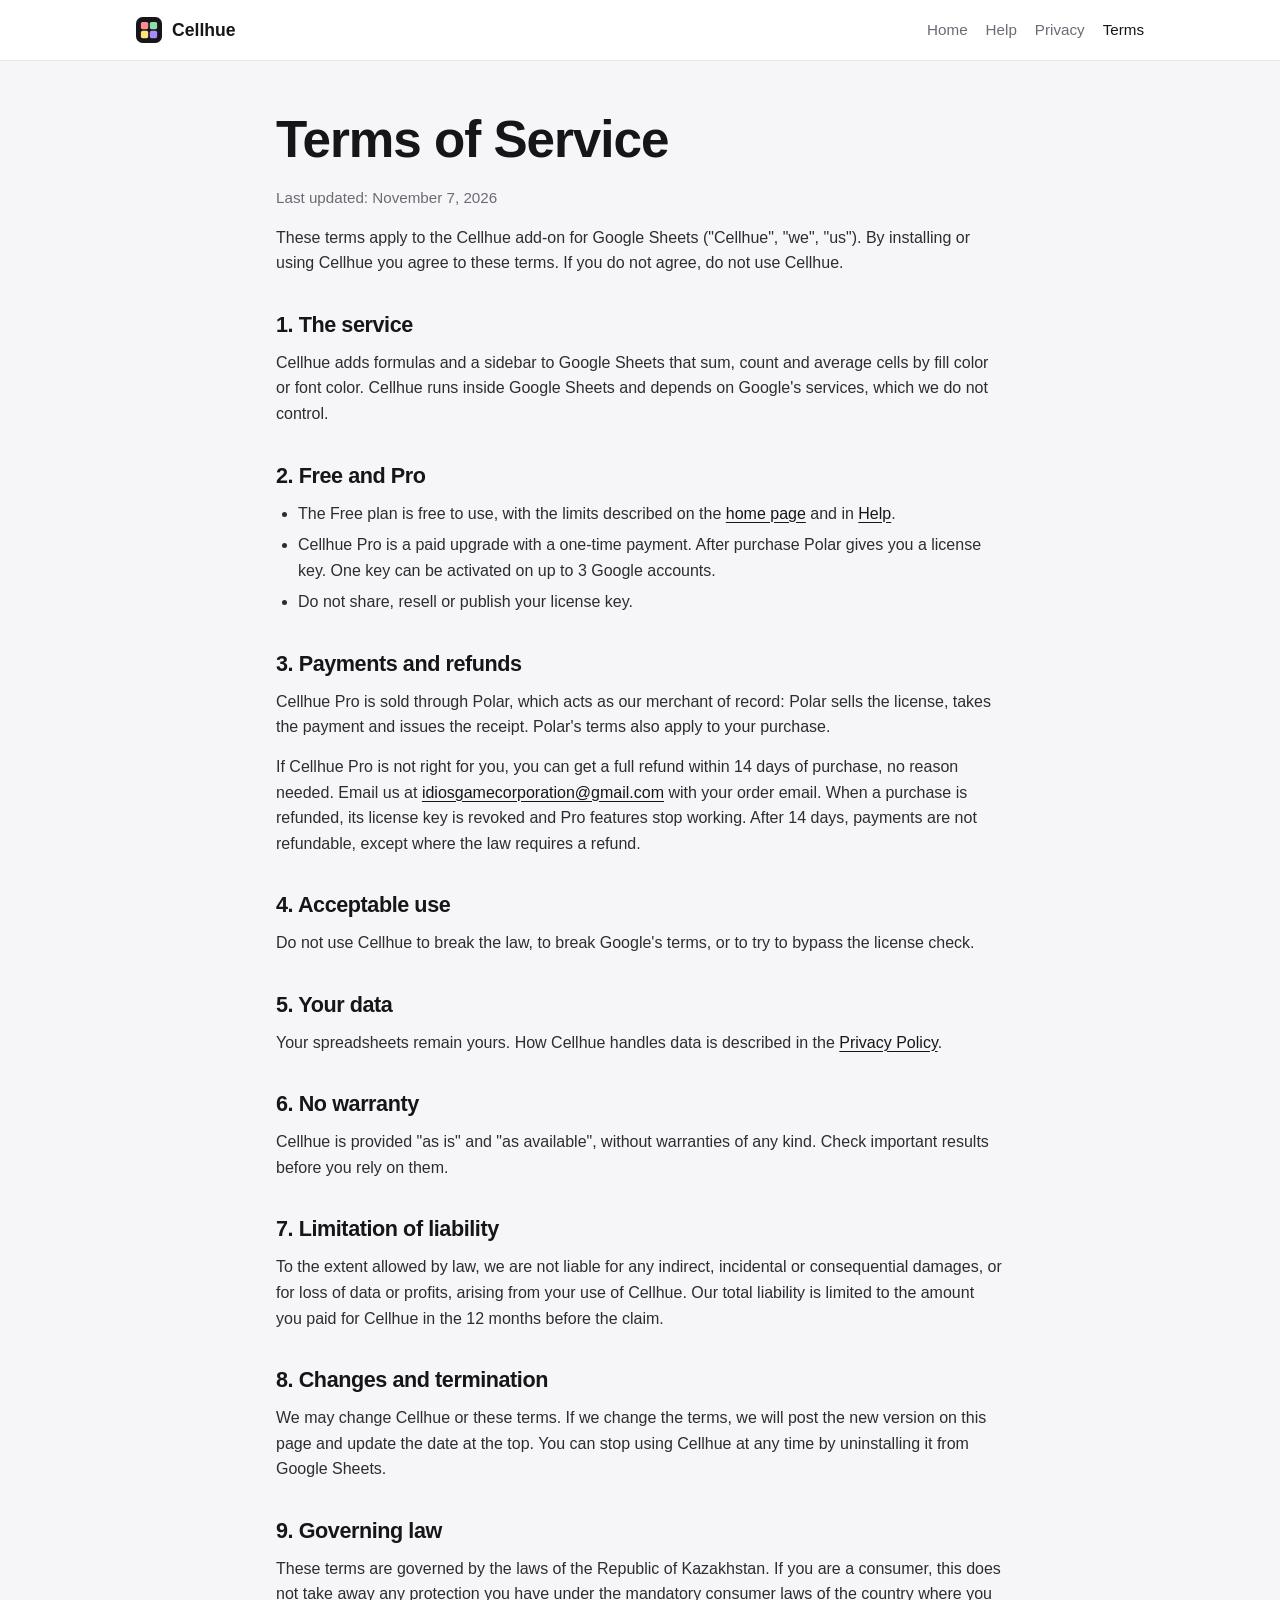
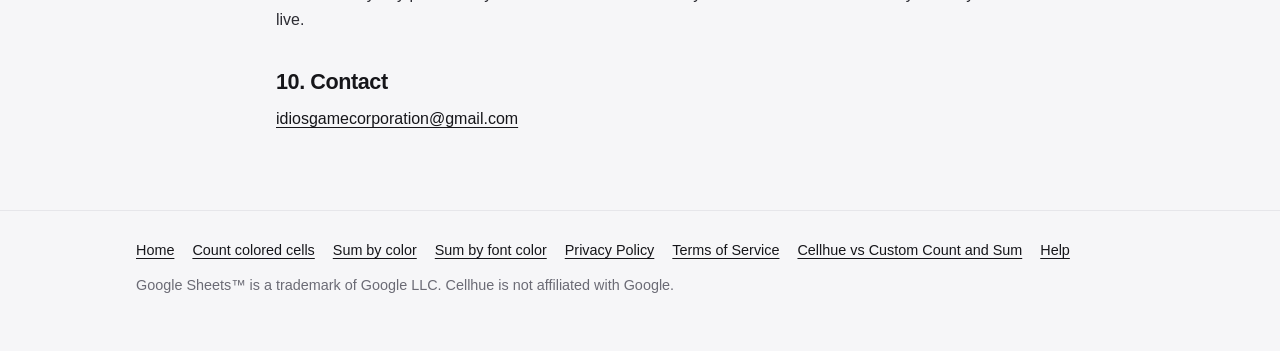
<file: terms/index.html>
<!doctype html>
<html lang="en">
<head>
  <meta charset="utf-8">
  <meta name="viewport" content="width=device-width, initial-scale=1">
  <title>Terms of Service | Cellhue</title>
  <meta name="description" content="Terms of Service for Cellhue, a Google Sheets add-on that sums and counts cells by color.">
  <link rel="canonical" href="https://cellhue.com/terms/">
  <link rel="icon" href="/favicon.ico" sizes="48x48">
  <link rel="icon" href="/favicon.svg" type="image/svg+xml">
  <link rel="apple-touch-icon" href="/apple-touch-icon.png">
  <link rel="manifest" href="/site.webmanifest">
  <meta name="theme-color" content="#16161a">
  <meta property="og:type" content="website">
  <meta property="og:site_name" content="Cellhue">
  <meta property="og:title" content="Terms of Service | Cellhue">
  <meta property="og:url" content="https://cellhue.com/terms/">
  <meta property="og:image" content="https://cellhue.com/og-image.png">
  <meta name="twitter:card" content="summary_large_image">
  <link rel="stylesheet" href="/style.css">
</head>
<body>

<header class="top">
  <div class="wrap">
    <a class="brand" href="/"><img src="/favicon.svg" alt="Cellhue logo" width="26" height="26">Cellhue</a>
    <nav class="nav" aria-label="Main">
      <a href="/">Home</a>
      <a href="/help/">Help</a>
      <a href="/privacy/">Privacy</a>
      <a href="/terms/" aria-current="page">Terms</a>
    </nav>
  </div>
</header>

<main class="doc">
  <div class="wrap narrow">
    <h1>Terms of Service</h1>
    <p class="updated">Last updated: November 7, 2026</p>

    <p>These terms apply to the Cellhue add-on for Google Sheets ("Cellhue", "we", "us"). By installing or using Cellhue you agree to these terms. If you do not agree, do not use Cellhue.</p>

    <h2>1. The service</h2>
    <p>Cellhue adds formulas and a sidebar to Google Sheets that sum, count and average cells by fill color or font color. Cellhue runs inside Google Sheets and depends on Google's services, which we do not control.</p>

    <h2>2. Free and Pro</h2>
    <ul>
      <li>The Free plan is free to use, with the limits described on the <a href="/">home page</a> and in <a href="/help/">Help</a>.</li>
      <li>Cellhue Pro is a paid upgrade with a one-time payment. After purchase Polar gives you a license key. One key can be activated on up to 3 Google accounts.</li>
      <li>Do not share, resell or publish your license key.</li>
    </ul>

    <h2>3. Payments and refunds</h2>
    <p>Cellhue Pro is sold through Polar, which acts as our merchant of record: Polar sells the license, takes the payment and issues the receipt. Polar's terms also apply to your purchase.</p>
    <p>If Cellhue Pro is not right for you, you can get a full refund within 14 days of purchase, no reason needed. Email us at <a href="mailto:idiosgamecorporation@gmail.com">idiosgamecorporation@gmail.com</a> with your order email. When a purchase is refunded, its license key is revoked and Pro features stop working. After 14 days, payments are not refundable, except where the law requires a refund.</p>

    <h2>4. Acceptable use</h2>
    <p>Do not use Cellhue to break the law, to break Google's terms, or to try to bypass the license check.</p>

    <h2>5. Your data</h2>
    <p>Your spreadsheets remain yours. How Cellhue handles data is described in the <a href="/privacy/">Privacy Policy</a>.</p>

    <h2>6. No warranty</h2>
    <p>Cellhue is provided "as is" and "as available", without warranties of any kind. Check important results before you rely on them.</p>

    <h2>7. Limitation of liability</h2>
    <p>To the extent allowed by law, we are not liable for any indirect, incidental or consequential damages, or for loss of data or profits, arising from your use of Cellhue. Our total liability is limited to the amount you paid for Cellhue in the 12 months before the claim.</p>

    <h2>8. Changes and termination</h2>
    <p>We may change Cellhue or these terms. If we change the terms, we will post the new version on this page and update the date at the top. You can stop using Cellhue at any time by uninstalling it from Google Sheets.</p>

    <h2>9. Governing law</h2>
    <p>These terms are governed by the laws of the Republic of Kazakhstan. If you are a consumer, this does not take away any protection you have under the mandatory consumer laws of the country where you live.</p>

    <h2>10. Contact</h2>
    <p><a href="mailto:idiosgamecorporation@gmail.com">idiosgamecorporation@gmail.com</a></p>
  </div>
</main>

<footer class="foot">
  <div class="wrap">
    <div class="links">
      <a href="/">Home</a>
      <a href="/count-colored-cells-google-sheets/">Count colored cells</a>
      <a href="/sum-by-color-google-sheets/">Sum by color</a>
      <a href="/sum-by-font-color-google-sheets/">Sum by font color</a>
      <a href="/privacy/">Privacy Policy</a>
      <a href="/terms/">Terms of Service</a>
      <a href="/custom-count-and-sum-alternative/">Cellhue vs Custom Count and Sum</a>
      <a href="/help/">Help</a>
    </div>
    <p>Google Sheets™ is a trademark of Google LLC. Cellhue is not affiliated with Google.</p>
  </div>
</footer>

</body>
</html>
</file>
<file: style.css>
/* Cellhue site. One stylesheet, no external fonts or scripts. */
:root {
  --bg: #f6f6f8;
  --card: #ffffff;
  --line: #e6e6ea;
  --ink: #16161a;
  --text: #2c2c33;
  --muted: #6b6b75;
  --soft: #efeff2;
  --pro: #6d3df5;
  --pro-bg: #f0eaff;
  --red: #e5484d;
  --green: #30a46c;
  --yellow: #f5c518;
  --blue: #3e63dd;
  --code-bg: #f1f1f4;
  --radius: 14px;
  --max: 1040px;
  color-scheme: light;
}

@media (prefers-color-scheme: dark) {
  :root {
    --bg: #111114;
    --card: #1a1a1f;
    --line: #2b2b33;
    --ink: #f3f3f6;
    --text: #d6d6dc;
    --muted: #9a9aa5;
    --soft: #24242b;
    --pro: #a58bff;
    --pro-bg: #2a2140;
    --code-bg: #22222a;
    color-scheme: dark;
  }
}

* { box-sizing: border-box; }

html { -webkit-text-size-adjust: 100%; }

body {
  margin: 0;
  background: var(--bg);
  color: var(--text);
  font: 16px/1.6 Inter, -apple-system, "Segoe UI", Roboto, Helvetica, Arial, sans-serif;
}

a { color: var(--ink); text-underline-offset: 3px; }
a:hover { color: var(--pro); }

h1, h2, h3 { color: var(--ink); line-height: 1.2; letter-spacing: -0.02em; }
h1 { font-size: clamp(2rem, 5vw, 3.2rem); margin: 0 0 16px; }
h2 { font-size: clamp(1.4rem, 3vw, 1.9rem); margin: 0 0 12px; }
h3 { font-size: 1.1rem; margin: 0 0 6px; }

p { margin: 0 0 14px; }

code {
  font: 0.9em/1.4 ui-monospace, SFMono-Regular, Menlo, Consolas, monospace;
  background: var(--code-bg);
  padding: 2px 6px;
  border-radius: 6px;
  overflow-wrap: anywhere;
}

pre {
  background: var(--code-bg);
  padding: 14px 16px;
  border-radius: 10px;
  overflow-x: auto;
  margin: 0 0 16px;
}
pre code { background: none; padding: 0; }

.wrap { max-width: var(--max); margin: 0 auto; padding: 0 16px; }
.narrow { max-width: 760px; }

/* Header */
.top {
  border-bottom: 1px solid var(--line);
  background: var(--card);
}
.top .wrap {
  display: flex;
  align-items: center;
  justify-content: space-between;
  gap: 12px;
  min-height: 60px;
  flex-wrap: wrap;
}
.brand {
  display: inline-flex;
  align-items: center;
  gap: 10px;
  font-weight: 700;
  font-size: 1.1rem;
  color: var(--ink);
  text-decoration: none;
}
.brand img { width: 26px; height: 26px; }
.nav { display: flex; gap: 18px; flex-wrap: wrap; font-size: 0.95rem; }
.nav a { text-decoration: none; color: var(--muted); }
.nav a:hover, .nav a[aria-current="page"] { color: var(--ink); }

/* Buttons */
.btn {
  display: inline-block;
  padding: 12px 22px;
  border-radius: 12px;
  background: var(--ink);
  color: var(--bg);
  font-weight: 600;
  text-decoration: none;
}
.btn:hover { color: var(--bg); opacity: 0.88; }
.btn.ghost { background: var(--soft); color: var(--ink); }
.btn.ghost:hover { color: var(--ink); }

/* Hero */
.hero { padding: 64px 0 40px; }
.hero .wrap {
  display: grid;
  grid-template-columns: 1.1fr 1fr;
  gap: 40px;
  align-items: center;
}
.lead { font-size: 1.15rem; color: var(--muted); max-width: 34em; }
.actions { display: flex; gap: 12px; flex-wrap: wrap; margin: 24px 0 12px; }
.fine { font-size: 0.9rem; color: var(--muted); }

/* Fake sheet in the hero */
.demo {
  background: var(--card);
  border: 1px solid var(--line);
  border-radius: var(--radius);
  padding: 16px;
  box-shadow: 0 10px 30px rgba(0, 0, 0, 0.06);
  min-width: 0;
}
.sheet { display: grid; grid-template-columns: repeat(4, 1fr); gap: 4px; margin-bottom: 14px; }
.sheet span {
  border-radius: 6px;
  padding: 8px 10px;
  text-align: right;
  font: 600 0.9rem ui-monospace, Menlo, Consolas, monospace;
  color: #16161a;
}
.r { background: #ff8d8f; }
.g { background: #8be0a6; }
.y { background: #ffe27a; }
.formula {
  display: flex;
  align-items: center;
  justify-content: space-between;
  gap: 10px;
  padding: 10px 12px;
  border-radius: 10px;
  background: var(--soft);
  font: 0.85rem ui-monospace, Menlo, Consolas, monospace;
  margin-top: 6px;
  flex-wrap: wrap;
}
.formula b { color: var(--ink); }

/* Sections */
section { padding: 40px 0; }
.grid3 { display: grid; grid-template-columns: repeat(3, 1fr); gap: 16px; }
.grid3.grid4 { grid-template-columns: repeat(2, 1fr); }
.grid2 { display: grid; grid-template-columns: repeat(2, 1fr); gap: 16px; }
.card {
  background: var(--card);
  border: 1px solid var(--line);
  border-radius: var(--radius);
  padding: 22px;
}
.card p:last-child { margin-bottom: 0; }
.dot { display: inline-block; width: 10px; height: 10px; border-radius: 50%; margin-right: 8px; }

/* Plans */
.plan h3 { display: flex; align-items: center; gap: 8px; }
.plan ul { padding-left: 20px; margin: 10px 0 0; }
.plan li { margin-bottom: 6px; }
.plan.pro { border-color: var(--pro); }
.badge {
  font-size: 0.75rem;
  font-weight: 600;
  padding: 2px 9px;
  border-radius: 99px;
  background: var(--pro-bg);
  color: var(--pro);
}
.price { font-size: 1.6rem; font-weight: 700; color: var(--ink); margin: 6px 0 0; }

/* Policy band on the home page (always visible, no menu needed) */
.policy {
  background: var(--card);
  border: 1px solid var(--line);
  border-radius: var(--radius);
  padding: 18px 22px;
}

/* Documents */
.doc { padding: 48px 0 24px; }
.doc h2 { margin-top: 36px; font-size: 1.35rem; }
.doc ul, .doc ol { padding-left: 22px; margin: 0 0 14px; }
.doc li { margin-bottom: 6px; }
.updated { color: var(--muted); font-size: 0.95rem; }
.toc { background: var(--card); border: 1px solid var(--line); border-radius: var(--radius); padding: 16px 22px; margin: 20px 0; }
.toc ul { margin: 0; }

table { width: 100%; border-collapse: collapse; margin: 0 0 16px; font-size: 0.95rem; }
th, td { text-align: left; padding: 10px 8px; border-bottom: 1px solid var(--line); vertical-align: top; }
th { color: var(--ink); }
.table-wrap { overflow-x: auto; }

.note {
  border-left: 3px solid var(--pro);
  background: var(--pro-bg);
  padding: 12px 16px;
  border-radius: 0 10px 10px 0;
  margin: 0 0 16px;
}

/* Footer */
.foot {
  border-top: 1px solid var(--line);
  margin-top: 40px;
  padding: 28px 0 40px;
  font-size: 0.9rem;
  color: var(--muted);
}
.foot .links { display: flex; gap: 18px; flex-wrap: wrap; margin-bottom: 12px; }
.foot a { color: var(--ink); }

@media (max-width: 820px) {
  .hero { padding: 40px 0 24px; }
  .hero .wrap { grid-template-columns: 1fr; }
  .grid3, .grid3.grid4, .grid2 { grid-template-columns: 1fr; }
}

@media (max-width: 420px) {
  .nav { gap: 12px; }
  .sheet span { padding: 6px; font-size: 0.8rem; }
}

/* Guide cards on the home page */
.link-card { display: block; text-decoration: none; color: var(--text); transition: border-color 0.15s; }
.link-card:hover { border-color: var(--ink); color: var(--text); }

/* FAQ */
.faq { background: var(--card); border: 1px solid var(--line); border-radius: var(--radius); padding: 14px 20px; margin-bottom: 10px; }
.faq summary { cursor: pointer; font-weight: 600; color: var(--ink); }
.faq p { margin: 10px 0 0; }

/* Guide pages */
.crumbs { font-size: 0.9rem; color: var(--muted); margin-bottom: 18px; }
.crumbs a { color: var(--muted); }
.cta { background: var(--card); border: 1px solid var(--line); border-radius: var(--radius); padding: 20px 22px; margin: 28px 0; }
.cta h2 { margin-top: 0; }
.cta .actions { margin: 14px 0 0; }
.related { margin-top: 36px; }

/* Install button placeholder until the Marketplace listing is live */
.btn.soon { background: var(--soft); color: var(--muted); cursor: default; border: 1px dashed var(--line); }
.btn.soon:hover { opacity: 1; color: var(--muted); }
</file>
